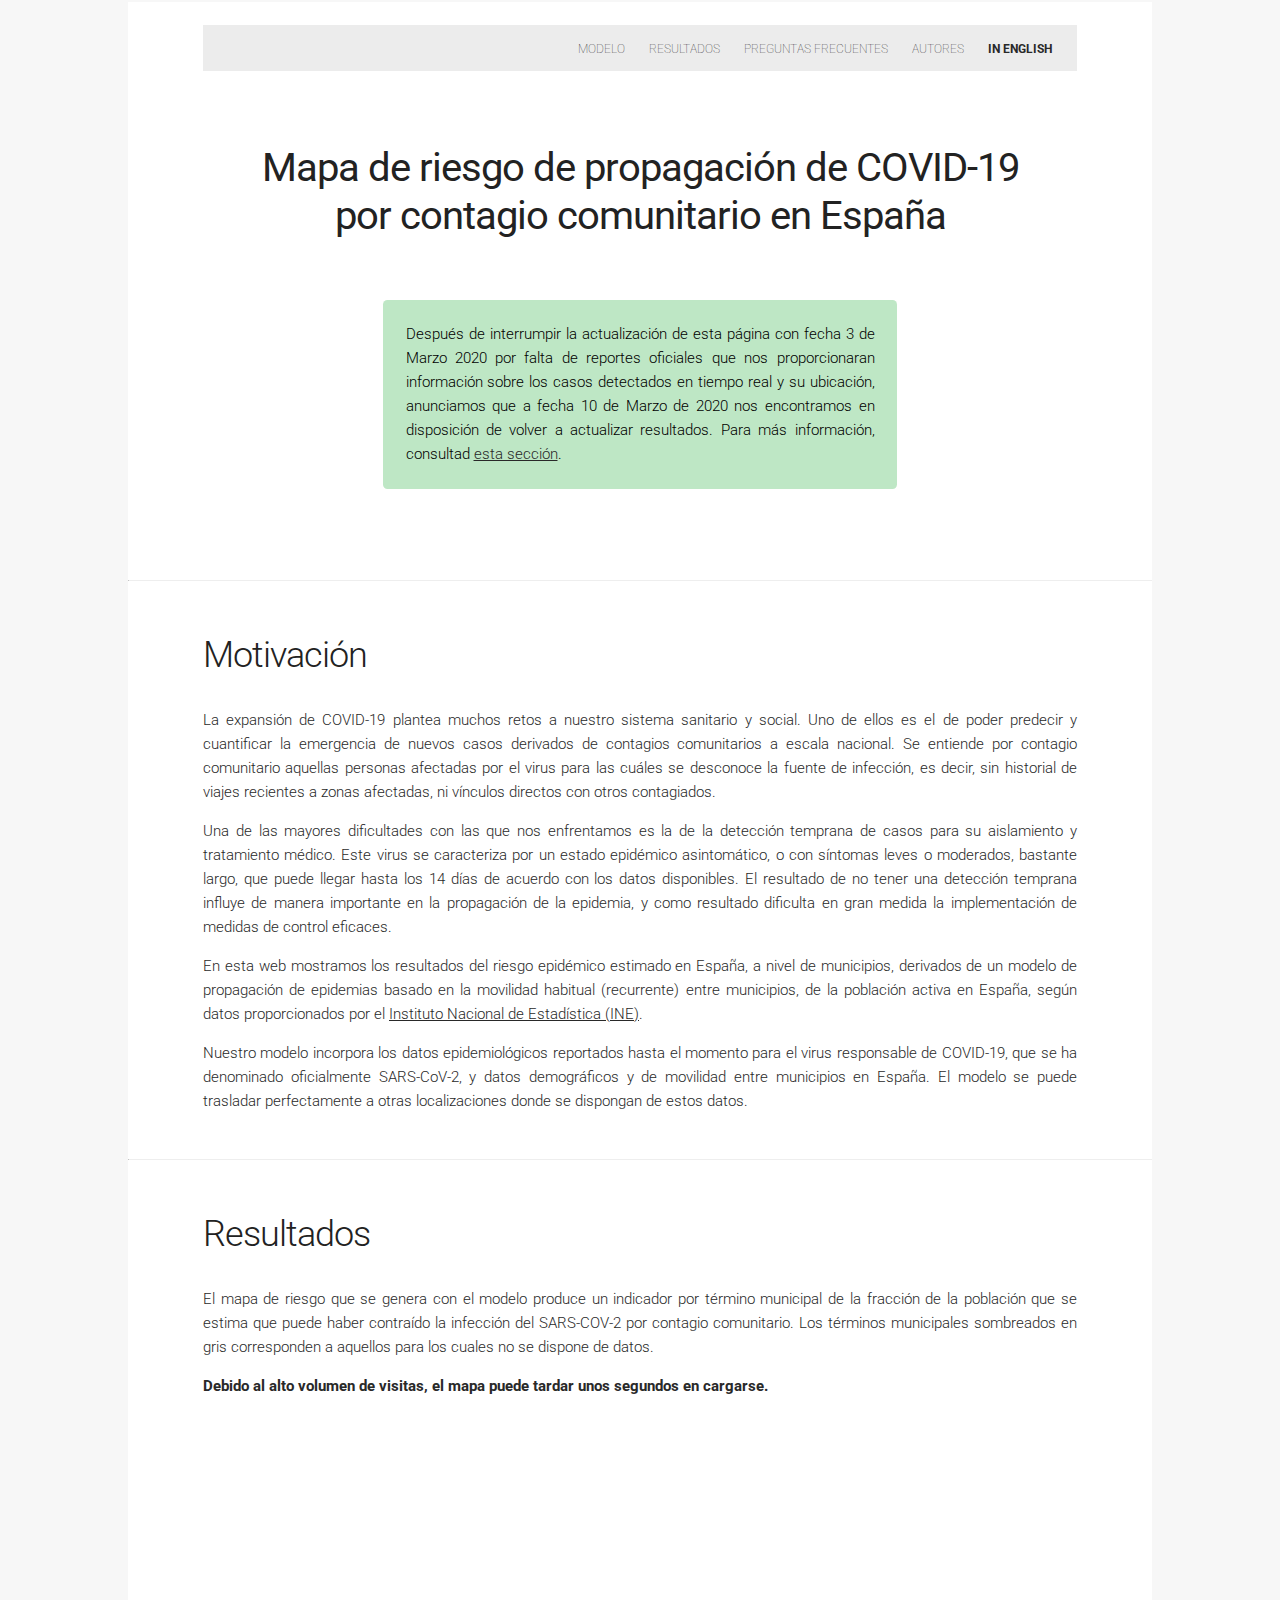
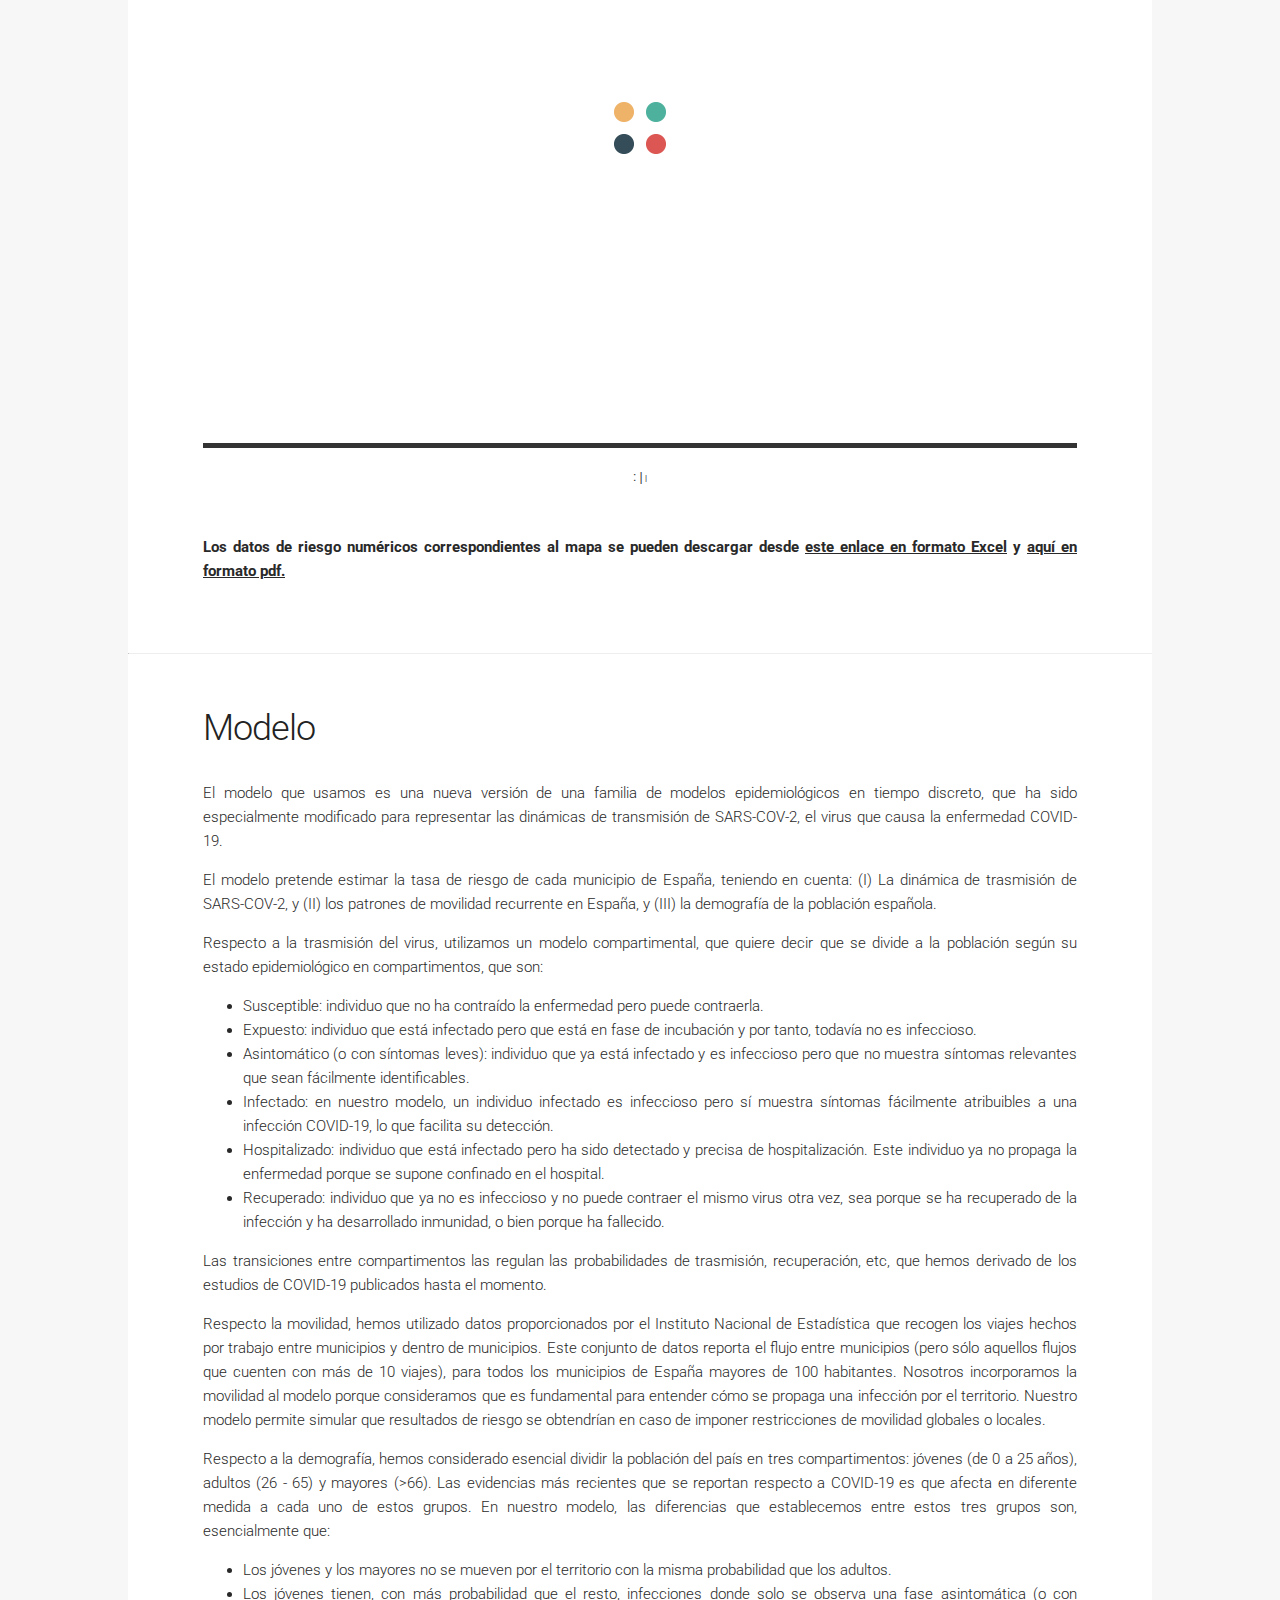
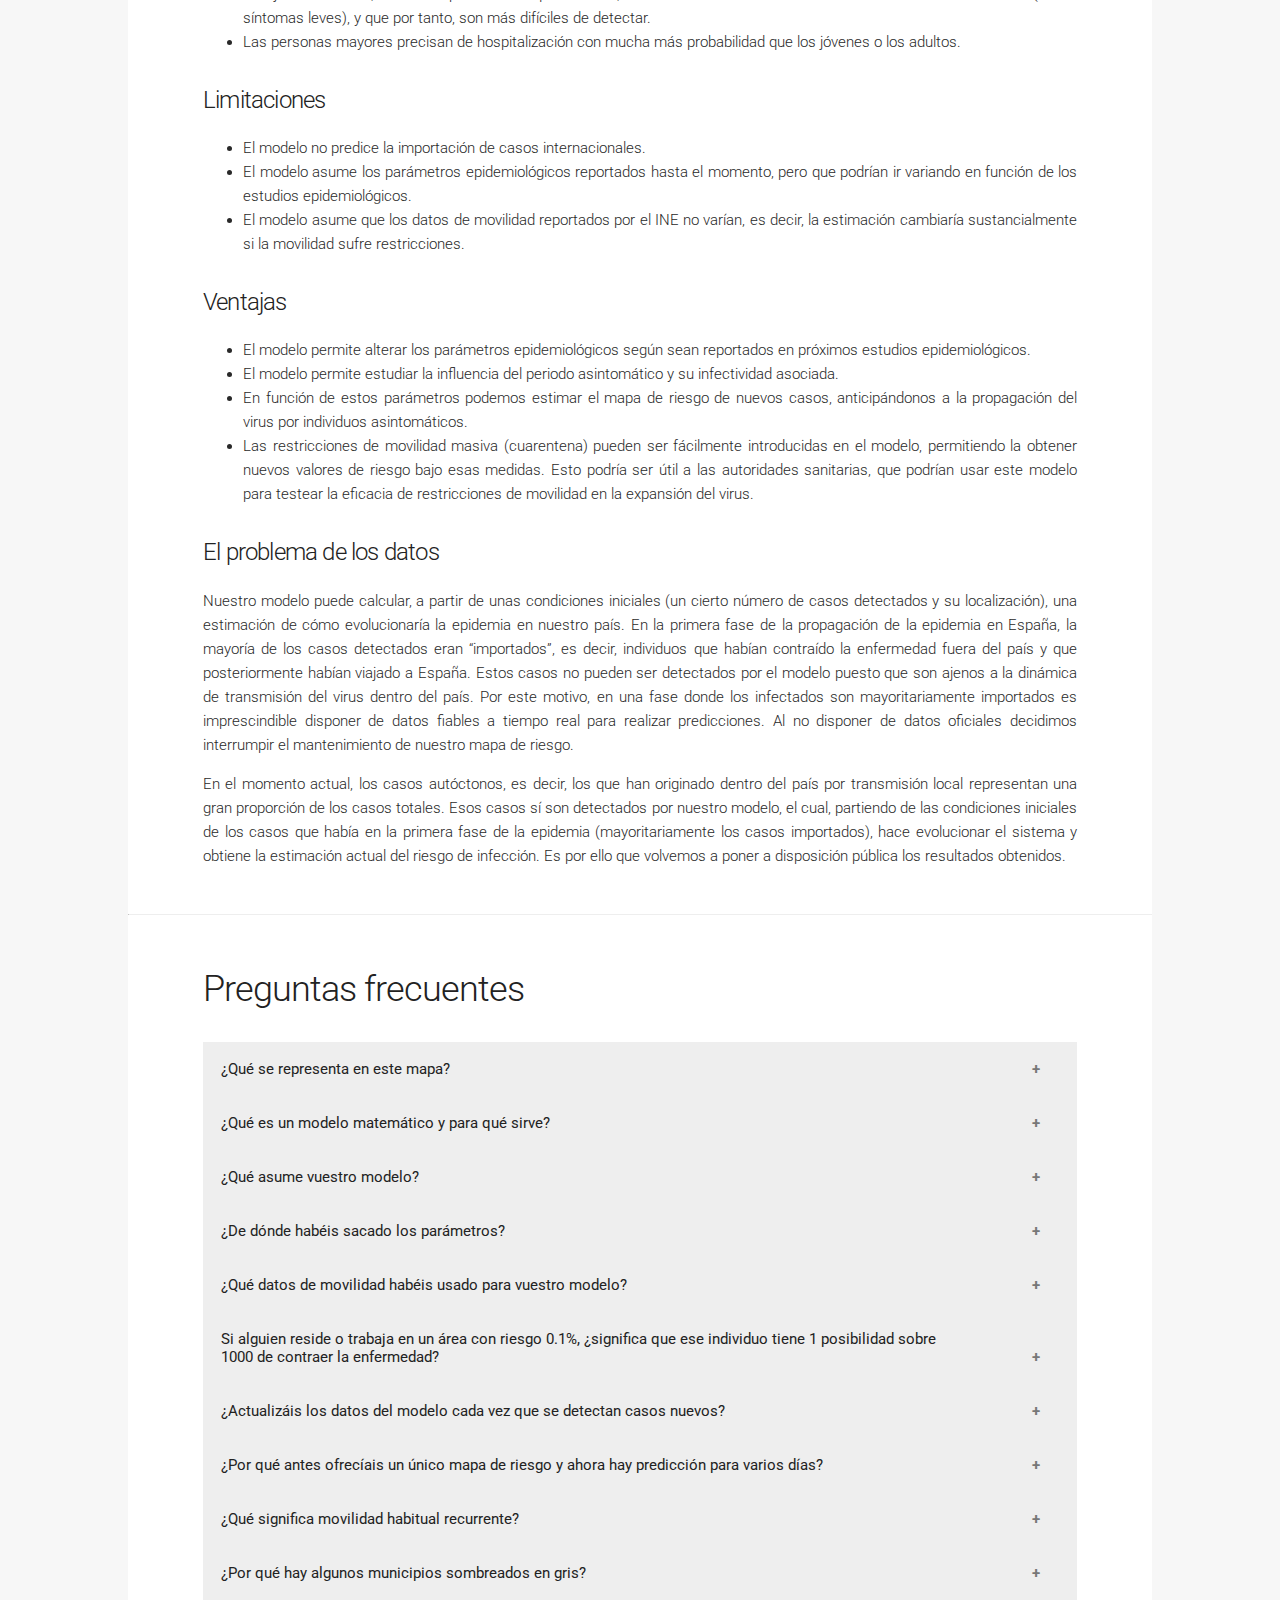
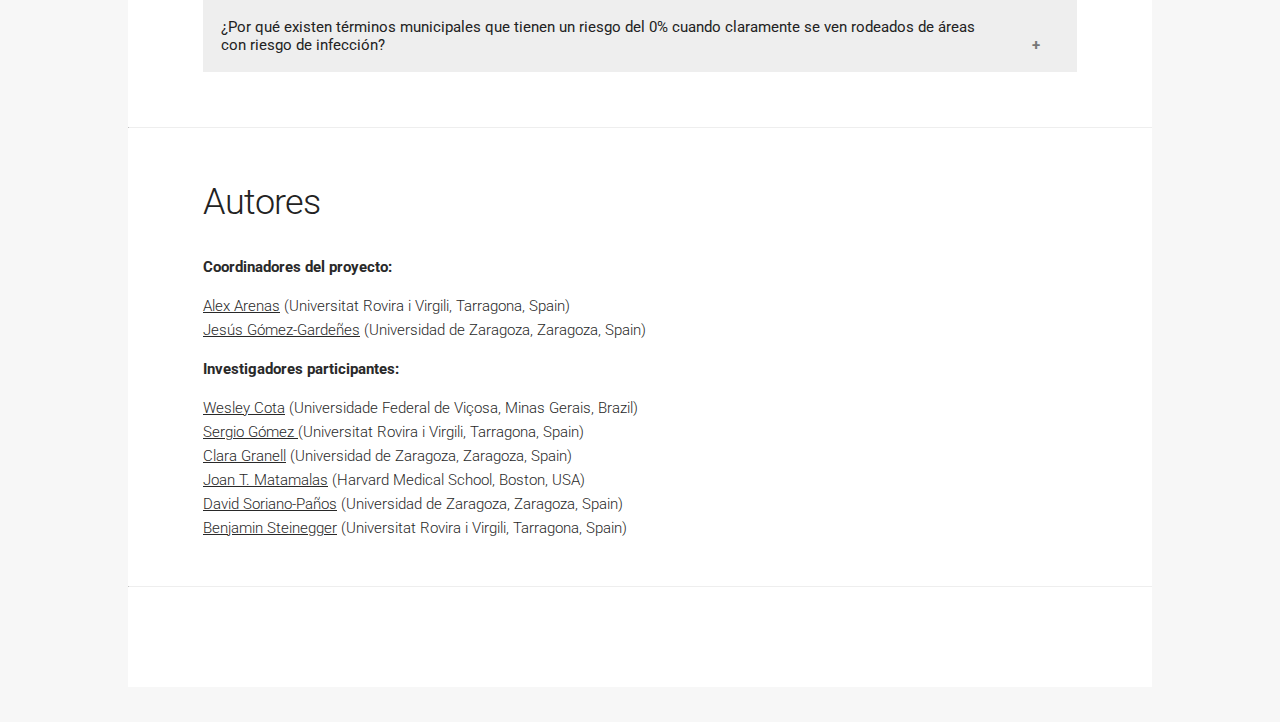
<file: covid19es/index.htm>
<!DOCTYPE html>
<html lang="es">
<head>
    <meta http-equiv="Refresh" content="0; url=spain/es/index.html" />
    <meta charset="UTF-8">
    <meta name="viewport" content="width=device-width, initial-scale=1.0">
    <meta http-equiv="X-UA-Compatible" content="ie=edge">
    <title>Estimación de riesgo COVID-19</title>
    <meta name="description" content="Mapa de Riesgo COVID-19.">
    <link rel="stylesheet" href="main.css">
    <link href="https://fonts.googleapis.com/css?family=Roboto:300,400,700&display=swap" rel="stylesheet">
</head>
<body>

    <div class="container">
        <header>
           
        </header>

        <main>
            <p>If redirection does not work, please go to this link: <a href="spain/es/index.html">Risk map for Spain</a>.</p>

        </main>


       <footer>
            <p> </p>
        </footer>

    </div>

</body>
</html>
</file>
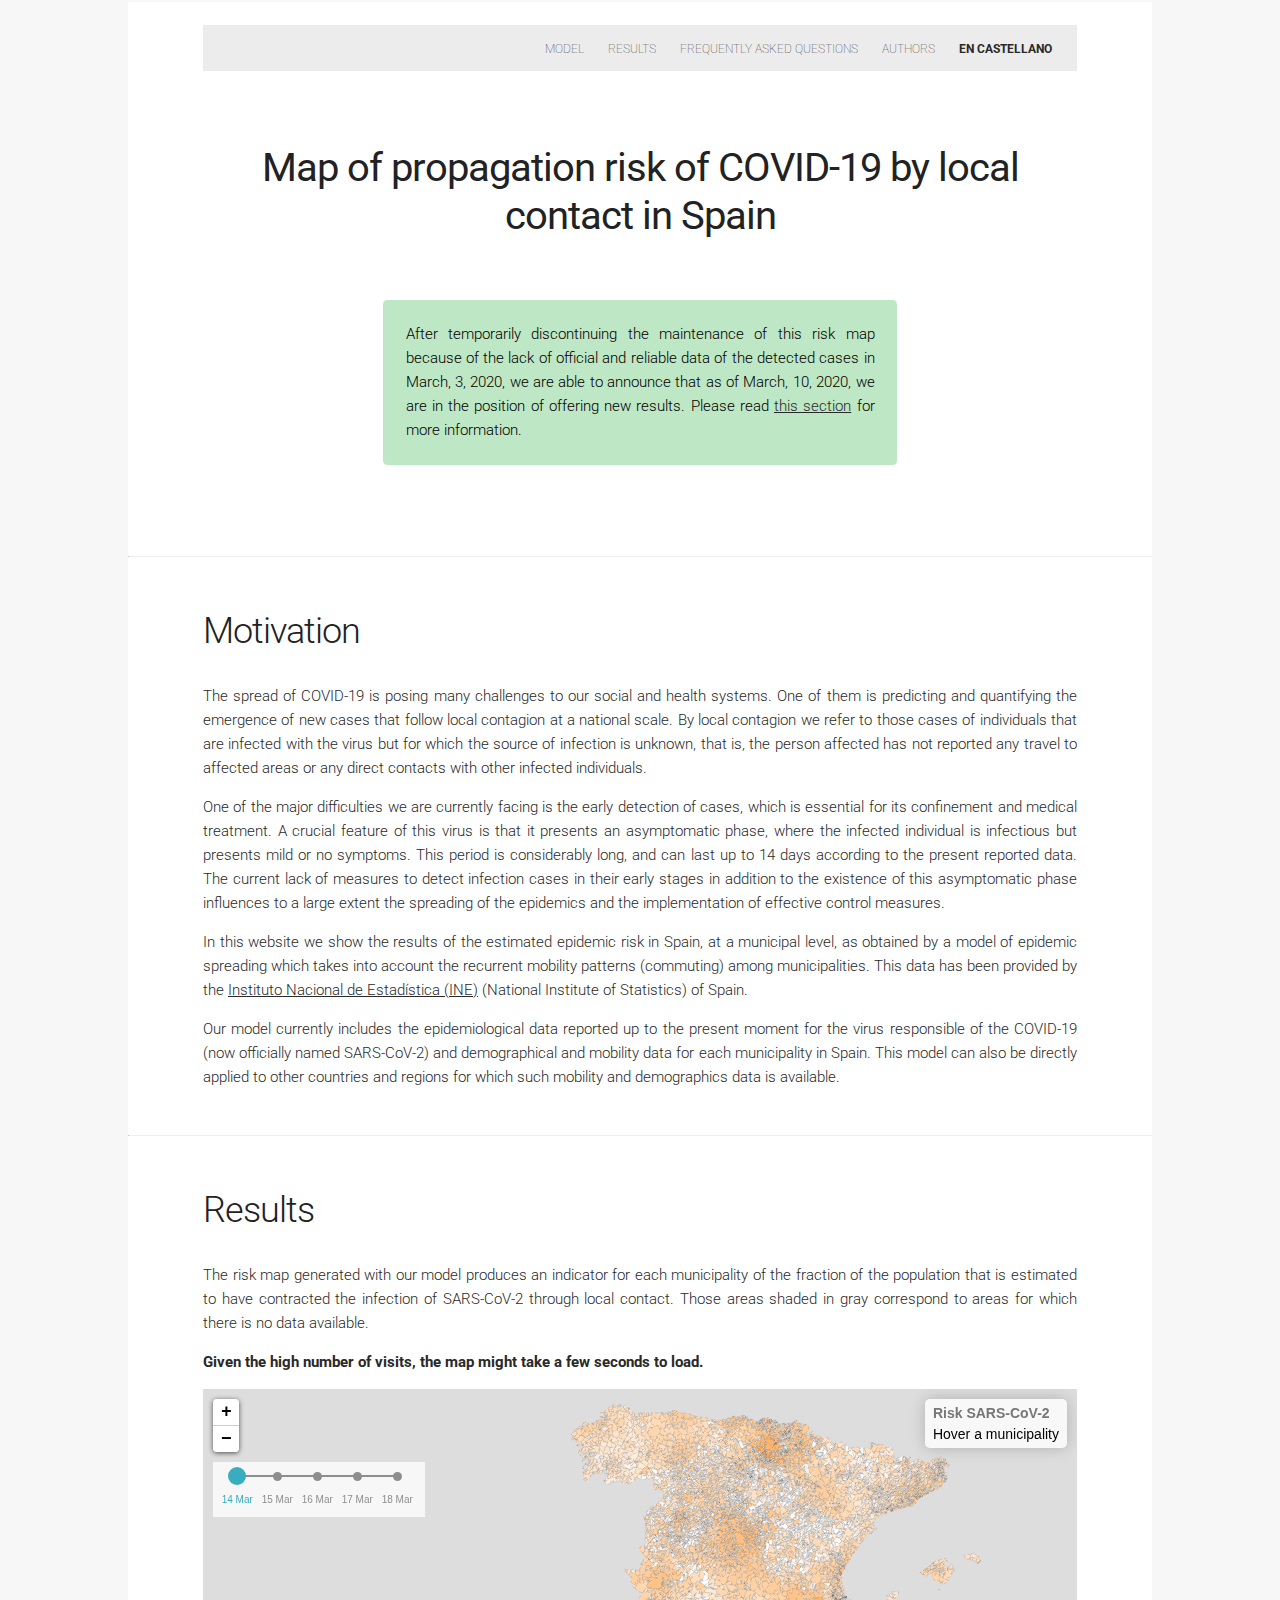
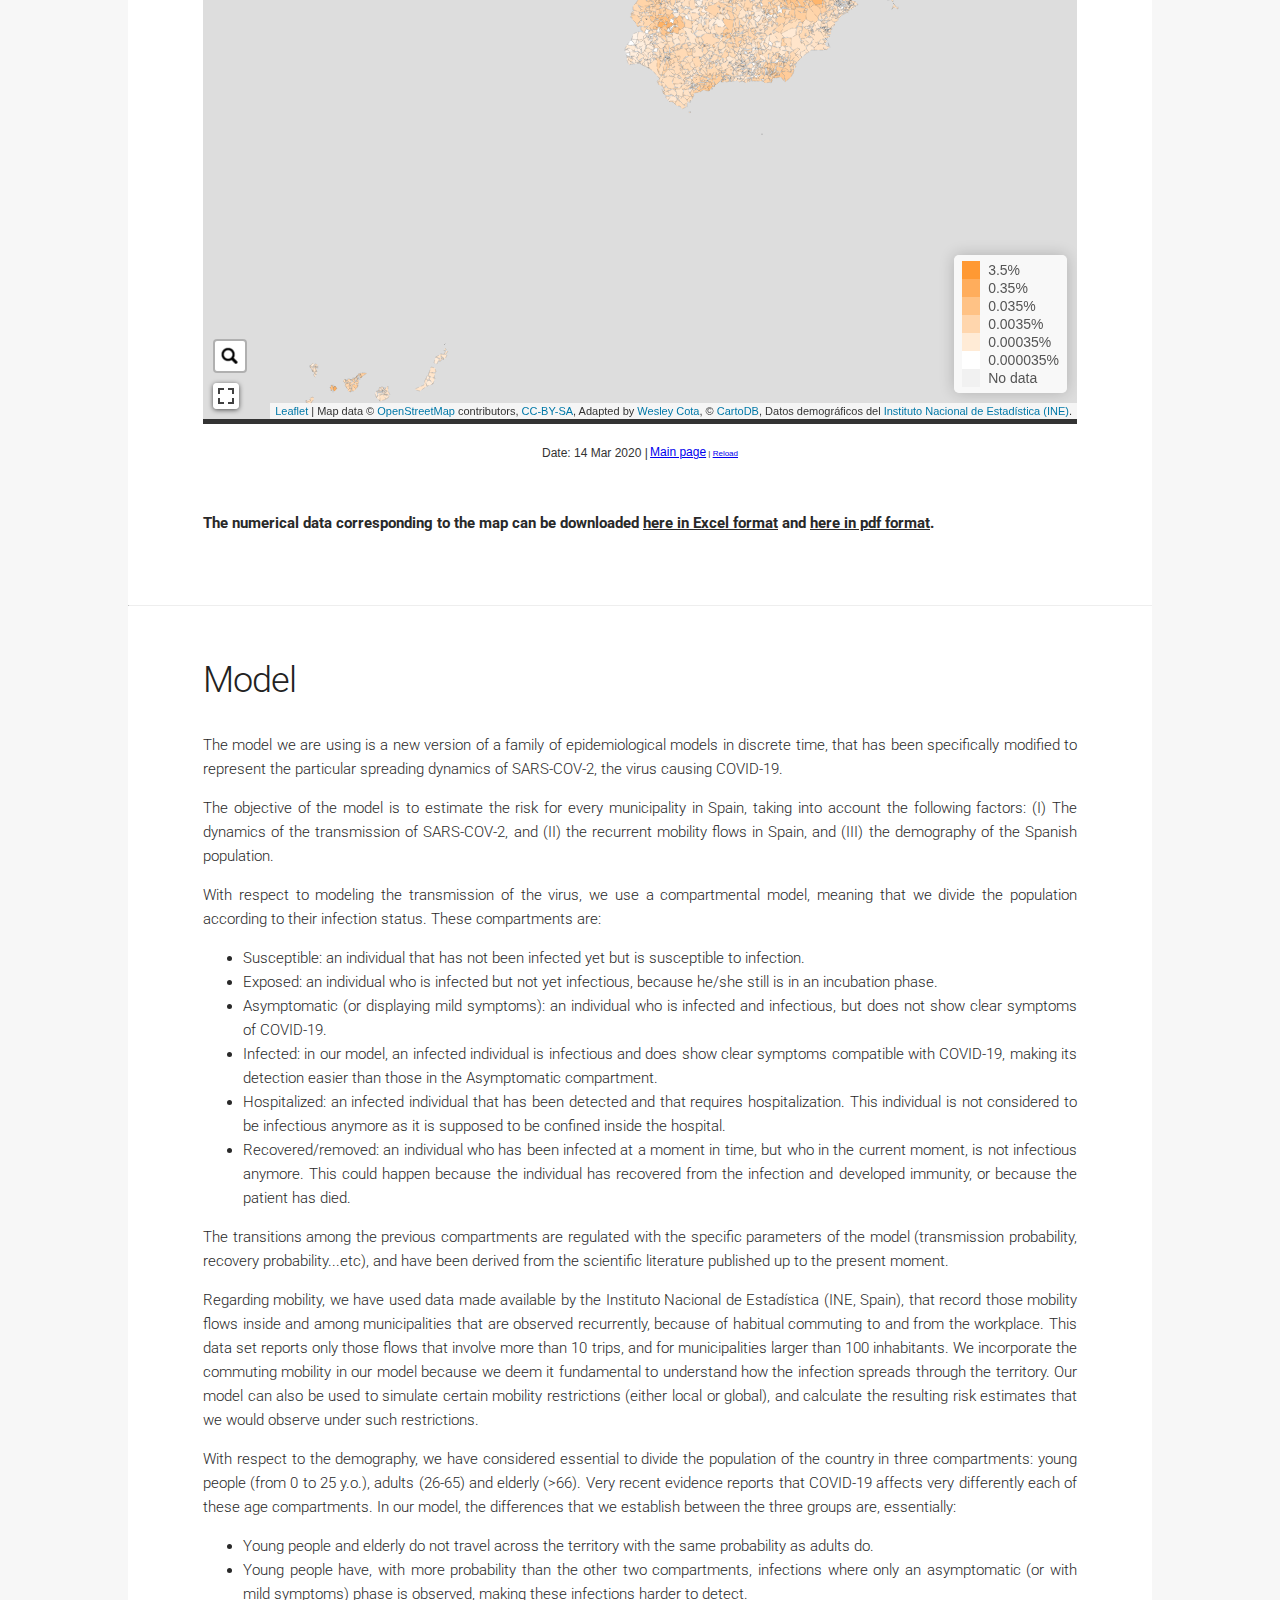
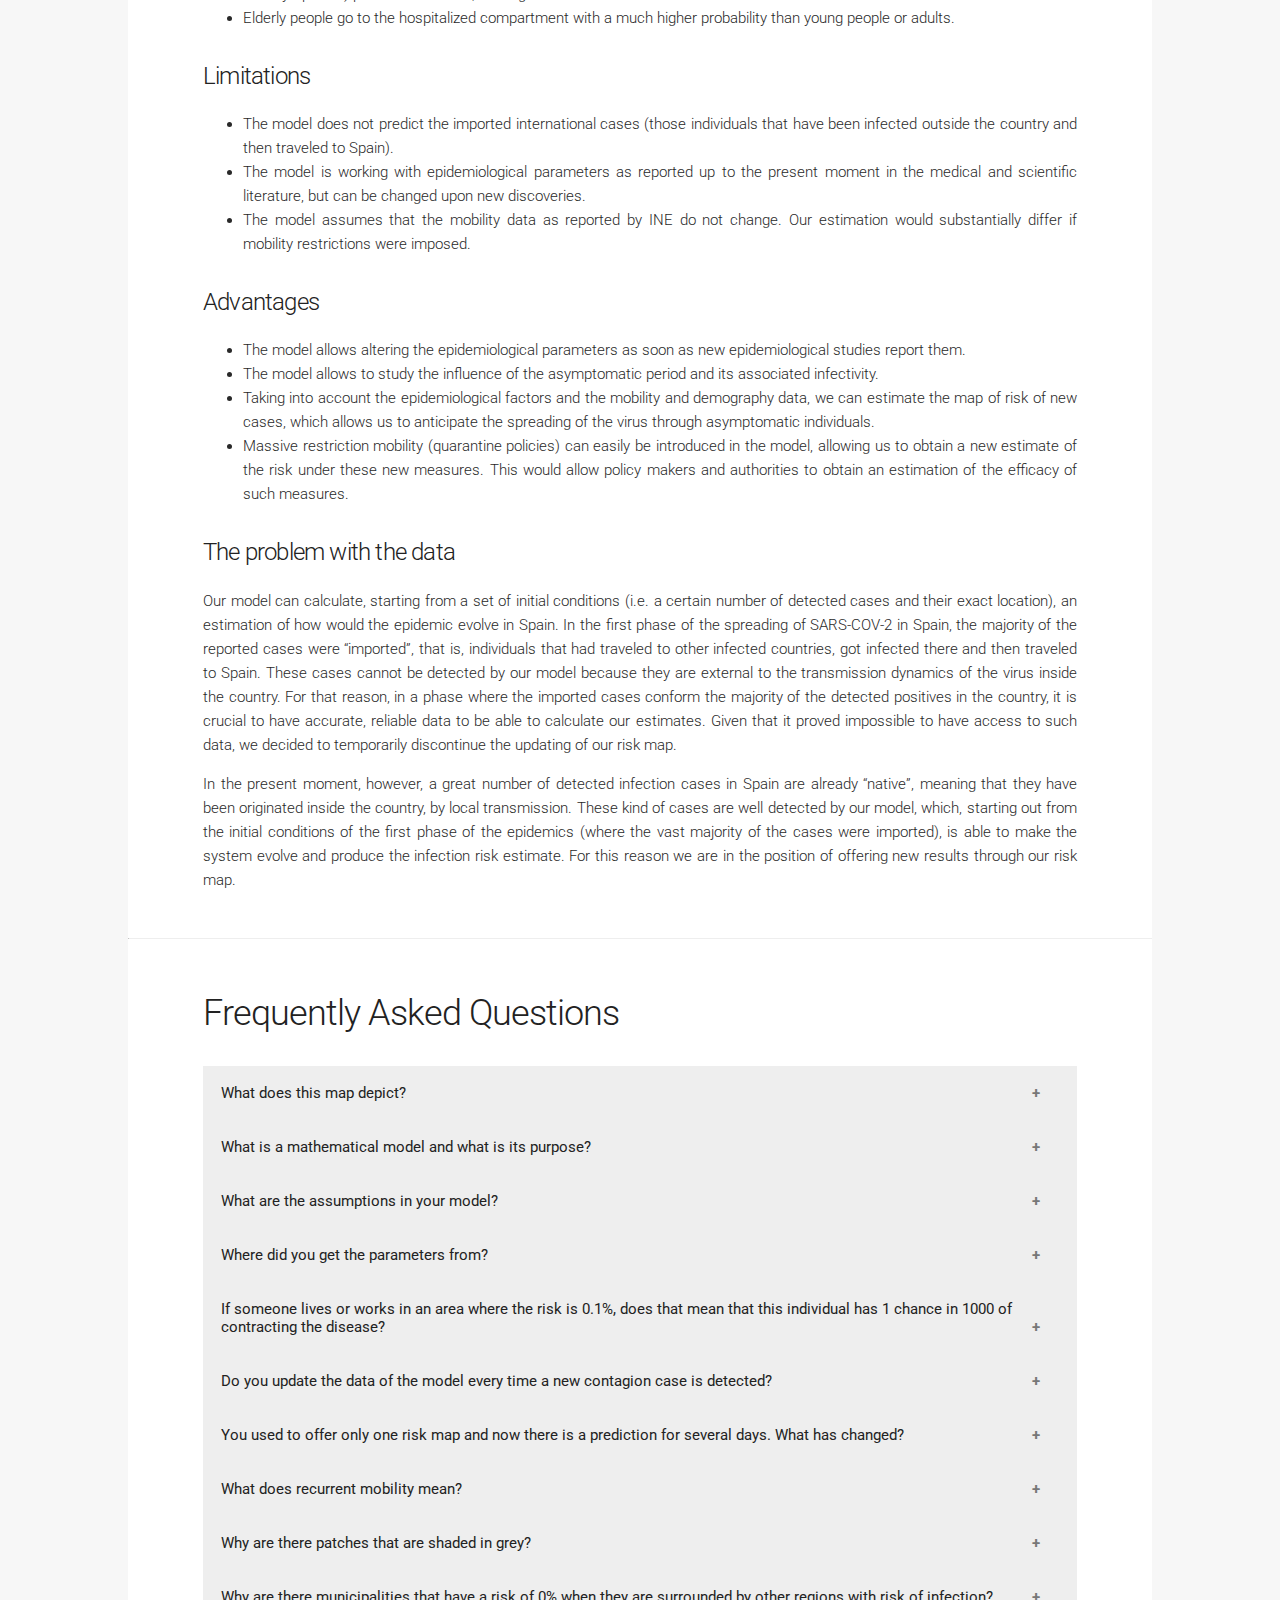
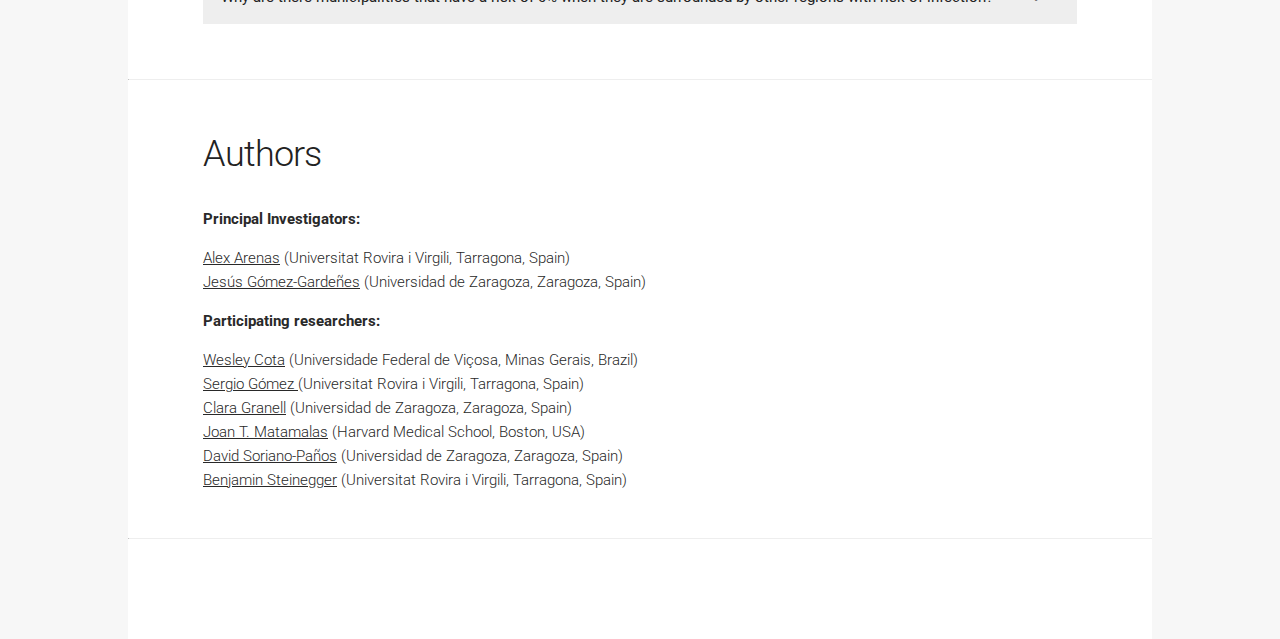
<file: covid19es/spain/en/index.html>
<!DOCTYPE html>
<html lang="en">
<head>
    <!-- Global site tag (gtag.js) - Google Analytics -->
    <script async src="https://www.googletagmanager.com/gtag/js?id=UA-159377200-1"></script>
    <script>
        window.dataLayer = window.dataLayer || [];
        function gtag(){dataLayer.push(arguments);}
        gtag('js', new Date());
        gtag('config', 'UA-159377200-1');
    </script>    
    <meta charset="UTF-8">
    <meta name="viewport" content="width=device-width, initial-scale=1.0">
    <meta http-equiv="X-UA-Compatible" content="ie=edge">
    <title>Risk map of COVID-19 - Spain</title>
    <meta name="description" content="Risk map COVID-19 - Spain.">
    <link rel="stylesheet" href="../../main_v4.css">
    <link href="https://fonts.googleapis.com/css?family=Roboto:300,400,700&display=swap" rel="stylesheet">
</head>
<body>

    <div class="container">
        <header>
            <nav>
                <a href="#modelo">MODEL</a>
                <a href="#resultados">RESULTS</a>
                <a href="#FAQsection">FREQUENTLY ASKED QUESTIONS</a>
                <a href="#autores">AUTHORS</a>
                <a id="eng" href="../es/index.html">EN CASTELLANO</a>
            </nav>
        </header>

    

        <main>
           <h1>Map of propagation risk of COVID-19 by local contact in Spain</h1>

           <div class="message green">
               <!--Given the lack of official data disclosure informing in a trustworthy and timely manner of the new detected cases and their locations, we regret to inform that we must temporarily discontinue the updates of this map as of March, 3, 2020. <br><br>
               Our team will keep on working to be able to offer new analyses soon. <br>
               <div class="firma">- The researchers</div>-->
               After temporarily discontinuing the maintenance of this risk map because of the lack of official and reliable data of the detected cases in March, 3, 2020, we are able to announce that as of March, 10, 2020, we are in the position of offering new results. Please read <a href="#losdatos">this section</a> for more information. 
            </div>

            <!------------------ MOTIVATION ---------------------------------->

            <br>
            <hr class="barrita">
            <br>
            <h2>Motivation</h2>
            <p>
               The spread of COVID-19 is posing many challenges to our social and health systems. One of them is predicting and quantifying the emergence of new cases that follow local contagion at a national scale. By local contagion we refer to those cases of individuals that are infected with the virus but for which the source of infection is unknown, that is, the person affected has not reported any travel to affected areas or any direct contacts with other infected individuals. 
            </p>

            <p>
                One of the major difficulties we are currently facing is the early detection of cases, which is essential for its confinement and medical treatment. A crucial feature of this virus is that it presents an asymptomatic phase, where the infected individual is infectious but presents mild or no symptoms. This period is considerably long, and can last up to 14 days according to the present reported data. The current lack of measures to detect infection cases in their early stages in addition to the existence of this asymptomatic phase influences to a large extent the spreading of the epidemics and the implementation of effective control measures.
            </p>

            <p>
                In this website we show the results of the estimated epidemic risk in Spain, at a municipal level, as obtained by a model of epidemic spreading which takes into account the recurrent mobility patterns (commuting) among municipalities. This data has been provided by the <a target="_blank" href="https://www.ine.es/"> Instituto Nacional de Estadística (INE)</a> (National Institute of Statistics) of Spain.
            </p>

            <p>
                Our model currently includes the epidemiological data reported up to the present moment for the virus responsible of the COVID-19 (now officially named SARS-CoV-2) and demographical and mobility data for each municipality in Spain. This model can also be directly applied to other countries and regions for which such mobility and demographics data is available.
            </p>

            <!------------------ RESULTS ---------------------------------->
            <br>
            <hr class="barrita" id="resultados">
            <br>
            <h2>Results</h2>

            <p>
                The risk map generated with our model produces an indicator for each municipality of the fraction of the population that is estimated to have contracted the infection of SARS-CoV-2 through local contact. Those areas shaded in gray correspond to areas for which there is no data available. 
            </p>

            <p class="stressed">
                Given the high number of visits, the map might take a few seconds to load. 
            </p>
            
            <!-- MAP -->
            <iframe src="../../map/?lang=en" id="map" frameborder="0" allowfullscreen></iframe>

            <p class="stressed">
                The numerical data corresponding to the map can be downloaded <a href="../resources/Risk_Municipio_2020_03_14-18.xlsx" target="_blank">here in Excel format</a> and <a href="../resources/Risk_Municipio_2020_03_14-18.pdf" target="_blank">here in pdf format</a>.
            </p><br>

            <!------------------ MODEL ---------------------------------->
            <br>
            <hr class="barrita" id="modelo">
            <br>
            <h2>Model</h2>
            <p>
                The model we are using is a new version of a family of epidemiological models in discrete time, that has been specifically modified to represent the particular spreading dynamics of SARS-COV-2, the virus causing COVID-19.
            </p>

            <p>
                The objective of the model is to estimate the risk for every municipality in Spain, taking into account the following factors: (I) The dynamics of the transmission of SARS-COV-2, and (II) the recurrent mobility flows in Spain, and (III) the demography of the Spanish population.
            </p>

            <p>
                With respect to modeling the transmission of the virus, we use a compartmental model, meaning that we divide the population according to their infection status. These compartments are:
                <ul>
                    <li>Susceptible: an individual that has not been infected yet but is susceptible to infection.</li>
                    <li>Exposed: an individual who is infected but not yet infectious, because he/she still is in an incubation phase.</li>
                    <li>Asymptomatic (or displaying mild symptoms): an individual who is infected and infectious, but does not show clear symptoms of COVID-19.</li>
                    <li>Infected: in our model, an infected individual is infectious and does show clear symptoms compatible with COVID-19, making its detection easier than those in the Asymptomatic compartment.</li>
                    <li>Hospitalized: an infected individual that has been detected and that requires hospitalization. This individual is not considered to be infectious anymore as it is supposed to be confined inside the hospital.</li>
                    <li>Recovered/removed: an individual who has been infected at a moment in time, but who in the current moment, is not infectious anymore. This could happen because the individual has recovered from the infection and developed immunity, or because the patient has died.</li>
                </ul>
            </p>
           
            <p>
                The transitions among the previous compartments are regulated with the specific parameters of the model (transmission probability, recovery probability...etc), and have been derived from the scientific literature published up to the present moment. 
            </p>
                
            <p>
                Regarding mobility, we have used data made available by the Instituto Nacional de Estadística (INE, Spain), that record those mobility flows inside and among municipalities that are observed recurrently, because of habitual commuting to and from the workplace. This data set reports only those flows that involve more than 10 trips, and for municipalities larger than 100 inhabitants. We incorporate the commuting mobility in our model because we deem it fundamental to understand how the infection spreads through the territory. Our model can also be used to simulate certain mobility restrictions (either local or global), and calculate the resulting risk estimates that we would observe under such restrictions. 
            </p>

            <p>
                With respect to the demography, we have considered essential to divide the population of the country in three compartments: young people (from 0 to 25 y.o.), adults (26-65) and elderly (>66). Very recent evidence reports that COVID-19 affects very differently each of these age compartments. In our model, the differences that we establish between the three groups are, essentially:
                <ul>
                    <li>Young people and elderly do not travel across the territory with the same probability as adults do.</li>
                    <li>Young people have, with more probability than the other two compartments, infections where only an asymptomatic (or with mild symptoms) phase is observed, making these infections harder to detect.</li>
                    <li>Elderly people go to the hospitalized compartment with a much higher probability than young people or adults.</li>
                </ul>


            </p>

            <h4>Limitations</h4>
            <p>
                <ul>
                    <li>The model does not predict the imported international cases (those individuals that have been infected outside the country and then traveled to Spain).</li>
                    <li>The model is working with epidemiological parameters as reported up to the present moment in the medical and scientific literature, but can be changed upon new discoveries.</li>
                    <li>The model assumes that the mobility data as reported by INE do not change. Our estimation would substantially differ if mobility restrictions were imposed.</li>
                </ul>
            </p>

            <h4>Advantages</h4>
            <p>
                <ul>
                    <li>The model allows altering the epidemiological parameters as soon as new epidemiological studies report them.</li>
                    <li>The model allows to study the influence of the asymptomatic period and its associated infectivity.</li>
                    <li>Taking into account the epidemiological factors and the mobility and demography data, we can estimate the map of risk of new cases, which allows us to anticipate the spreading of the virus through asymptomatic individuals.</li>
                    <li>Massive restriction mobility (quarantine policies) can easily be introduced in the model, allowing us to obtain a new estimate of the risk under these new measures. This would allow policy makers and authorities to obtain an estimation of the efficacy of such measures.</li>
                </ul>
            </p>

            <h4 id="losdatos" >The problem with the data</h4>
            <p>
                Our model can calculate, starting from a set of initial conditions (i.e. a certain number of detected cases and their exact location), an estimation of how would the epidemic evolve in Spain. In the first phase of the spreading of SARS-COV-2 in Spain, the majority of the reported cases were “imported”, that is, individuals that had traveled to other infected countries, got infected there and then traveled to Spain. These cases cannot be detected by our model because they are external to the transmission dynamics of the virus inside the country. For that reason, in a phase where the imported cases conform the majority of the detected positives in the country, it is crucial to have accurate, reliable data to be able to calculate our estimates. Given that it proved impossible to have access to such data, we decided to temporarily discontinue the updating of our risk map.
            </p>

            <p>
                In the present moment, however, a great number of detected infection cases in Spain are already “native”, meaning that they have been originated inside the country, by local transmission. These kind of cases are well detected by our model, which, starting out from the initial conditions of the first phase of the epidemics (where the vast majority of the cases were imported), is able to make the system evolve and produce the infection risk estimate. For this reason we are in the position of offering new results through our risk map. 
            </p>

            <!------ FAQs ------------------------------------------------------------------>
            <br>
            <hr class="barrita" id="FAQsection">
            <br>
            <h2>Frequently Asked Questions</h2>  


            <button class="accordion">
                What does this map depict?
            </button>
            <div class="panel">
                <p>
                    In this map we plot, for each municipality in Spain, an indicator of the fraction of the population that we estimate might have been infected by COVID-19 by local contact.
                </p>
            </div>

            <button class="accordion">
                What is a mathematical model and what is its purpose?
            </button>
            <div class="panel">
                <p>
                    A mathematical model is a simplified abstraction of reality in the form of mathematical equations. The equations obtained can be used to understand what phenomena would we observe under certain conditions. The most common example of a mathematical model are meteorology models, used for weather forecasting.
                </p>
            </div>

            <button class="accordion">
                What are the assumptions in your model?
            </button>
            <div class="panel">
                <p>
                    Our model is a new version of a family of models already established in the scientific literature, called compartmental epidemiological models. In this particular model, which has been especially designed for the spreading of COVID-19, we assume that an individual might be in a susceptible state, in the exposed state (infected but not yet infectious), in an infectious asymptomatic state, in an infectious and symptomatic state, or in a recovered or removed state. The transitions between the previous compartments are regulated by the specific parameters for this disease. 
                </p>
            </div>

            <button class="accordion">
                Where did you get the parameters from?
            </button>
            <div class="panel">
                <p>
                    The parameters have been obtained from the most recent scientific literature about the epidemiological traits of this new virus causing the disease COVID-19 (now officially termed SARS-CoV-2). The parameters could be modified depending on the results of the ongoing research. 
                </p>
            </div>

            <button class="accordion">
                If someone lives or works in an area where the risk is 0.1%, does that mean that this individual has 1 chance in 1000 of contracting the disease?
            </button>
            <div class="panel">
                <p>
                    No. A risk indicator of a 0.1% in a municipality means that we estimate that 1 of every 1000 individuals of that municipality might be infected (either in a symptomatic or asymptomatic state). The probability of contracting the disease depends on more factors, like for instance, the number of contacts that one individual makes, the infectivity of the disease, etc. The risk of infection of each municipality that we plot on the map could be interpreted as the “potential health state with respect to COVID-19 of that municipality".
                </p>
            </div>

            <button class="accordion">
                Do you update the data of the model every time a new contagion case is detected?
            </button>
            <div class="panel">
                <p>
                    No. That is the process we followed during the first days of infection in Spain, because most of the detected cases were “imported”, and therefore they had to be introduced in the model by hand. At the present moment, the spreading of the epidemic is in another phase, where most of the infection cases are result of local contagion. These local infections are well captured by our model, meaning our model is able to reproduce them. We are now feeding our model with the initial conditions of the first phase of the epidemics (the number of reported cases in that phase), we let the model evolve and we plot the risk estimate prediction for the following days. 
                </p>
            </div>

            <button class="accordion">
                You used to offer only one risk map and now there is a prediction for several days. What has changed?
            </button>
            <div class="panel">
                <p>
                    The key is the fact that the epidemic is now in a different phase. At the very beginning, there were very few reported cases and most of them were imported (i.e. exogenous to our model). In such a scenario, the model was very sensitive to the initial conditions (the number and exact location of the identified contagions). For this reason, it was necessary to update the initial conditions as new cases were reported, and the forecast obtained was only valid at a very short term. Now that the epidemic has evolved into a second phase mostly characterized by local contagions, we can evaluate the model for more timesteps and obtain the risk estimate for several days. 
                </p>
            </div>
 
            <button class="accordion">
                What does recurrent mobility mean?
            </button>
            <div class="panel">
                <p>
                    We are using the mobility data from the Instituto Nacional de Estadística, which accounts for the mobility of the population who works in each municipality. This data reports, principally, the home-to-work mobility and viceversa, although they contain other mobility factors not necessarily work-related. 
                </p>
            </div>
            
            <button class="accordion">
                Why are there patches that are shaded in grey?
            </button>
            <div class="panel">
                <p>
                    This means that there is no available mobility data for that municipality, most likely because its population falls below 100 inhabitants. 
                </p>
            </div>

            <button class="accordion">
                Why are there municipalities that have a risk of 0% when they are surrounded by other regions with risk of infection?
            </button>
            <div class="panel">
                <p>
                    The mobility data that is at our disposal only reports those flows of daily recurrent mobility that comprise more than 10 individuals. In the case of areas where there is a 0% risk reported even if they are surrounded by areas with positive risk, what happens is that the ingoing and outgoing flows to and from that region are not reported, and to all effects, it behaves like an isolated area. 
                </p>
            </div>

            <script src="../../accordion.js"></script>

            <br>
            

             <!------------------ AUTORES ---------------------------------->
             <br>
             <hr class="barrita" id="autores">
             <br>
             <h2 id="FAQsection">Authors</h2>   
 
 
             <p class="stressed">Principal Investigators:</p>
             <p>
                 <a target="_blank" href="http://deim.urv.cat/alexandre.arenas">Alex Arenas</a> (Universitat Rovira i Virgili, Tarragona, Spain)<br>
                 <a target="_blank" href="http://complex.unizar.es/~jesus/">Jesús Gómez-Gardeñes</a> (Universidad de Zaragoza, Zaragoza, Spain)<br>
             </p>
             <p class="stressed">Participating researchers:</p>
             <p>
                 <a target="_blank" href="http://wesleycota.com"> Wesley Cota</a> (Universidade Federal de Viçosa, Minas Gerais, Brazil)<br>
                 <a target="_blank" href="http://deim.urv.cat/~sergio.gomez/"> Sergio Gómez </a> (Universitat Rovira i Virgili, Tarragona, Spain)<br>
                 <a target="_blank" href="http://deim.urv.cat/~clara.granell/">Clara Granell</a> (Universidad de Zaragoza, Zaragoza, Spain) <br>
                 <a target="_blank" href="https://www.linkedin.com/in/jtmatamalas"> Joan T. Matamalas</a> (Harvard Medical School, Boston, USA) <br>
                 <a target="_blank" href="https://twitter.com/sorianopanos">David Soriano-Paños</a> (Universidad de Zaragoza, Zaragoza, Spain)<br>
                 <a target="_blank" href="https://twitter.com/stinomat">Benjamin Steinegger</a>  (Universitat Rovira i Virgili, Tarragona, Spain)<br>
             </p>
 
             <br>
             <hr class="barrita">
             <br>



        </main>


       <footer>
            <p> </p>
        </footer>

    </div>

</body>
</html>
</file>
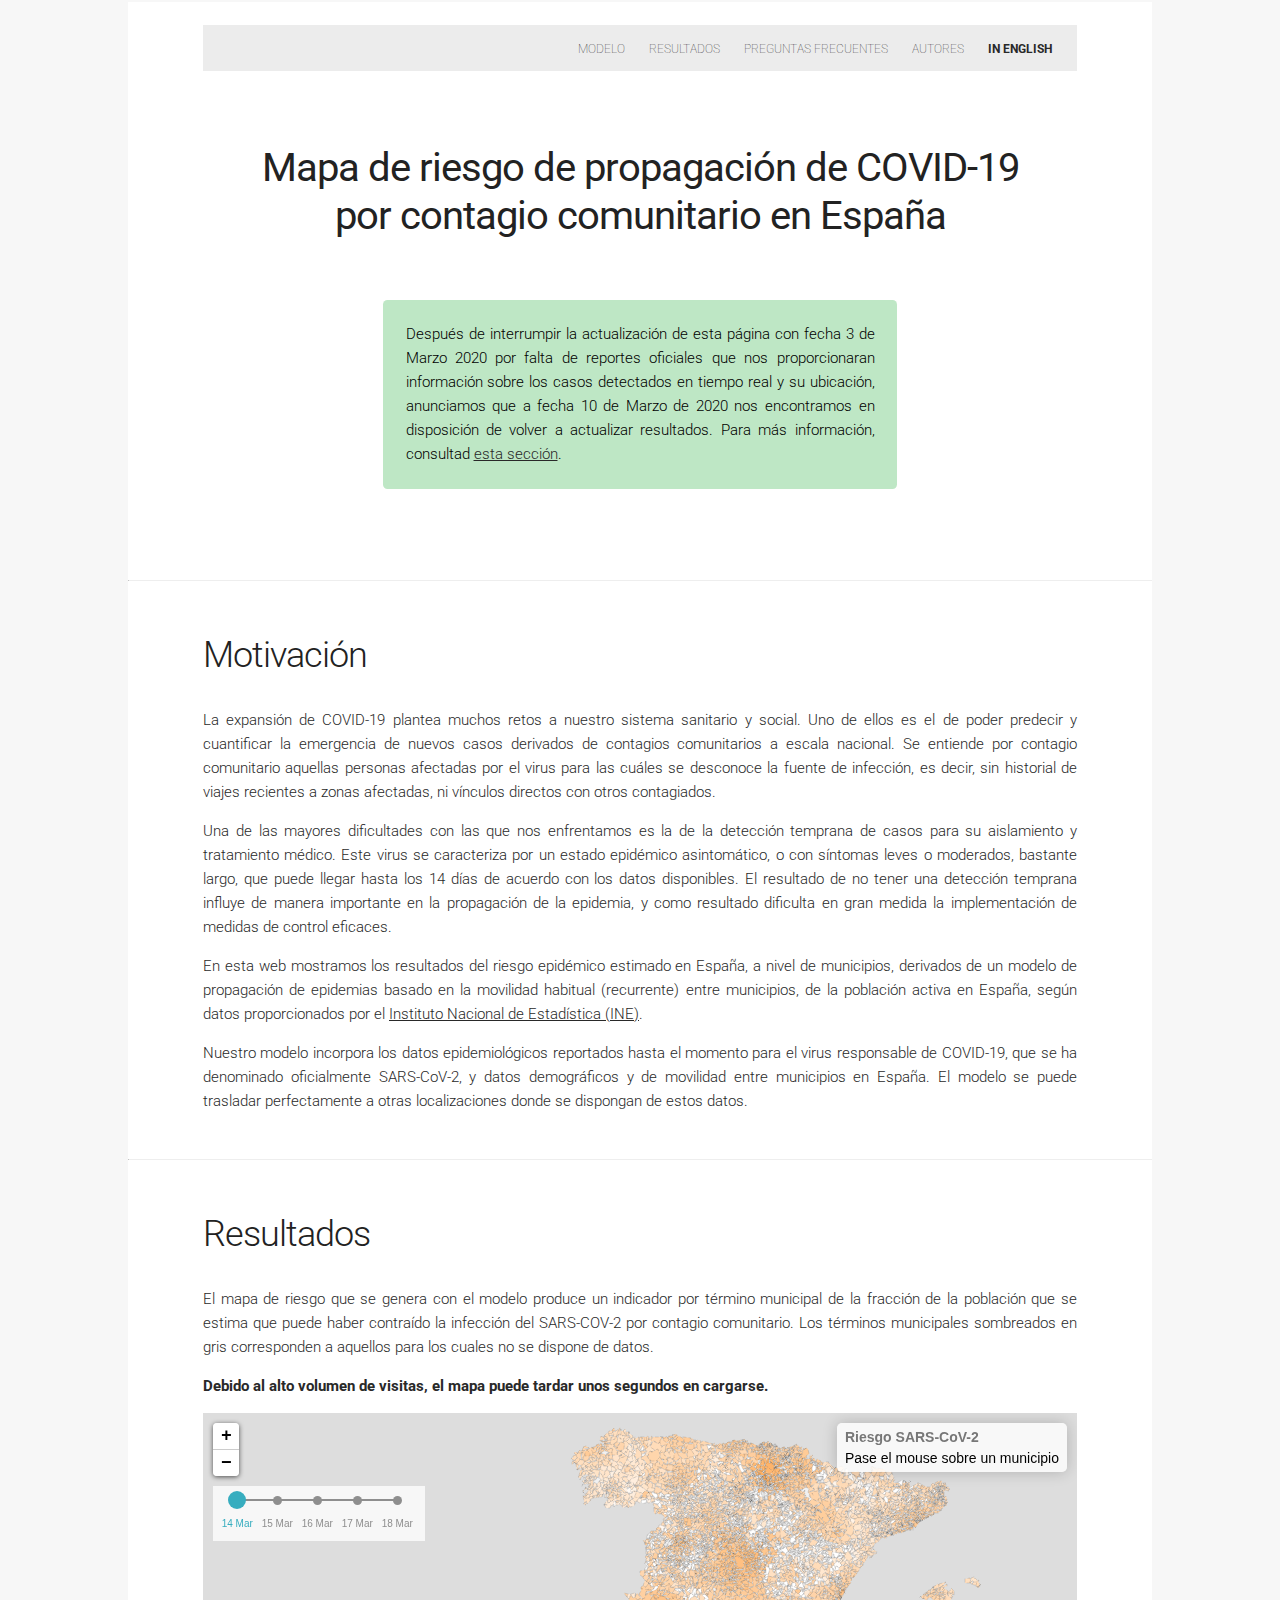
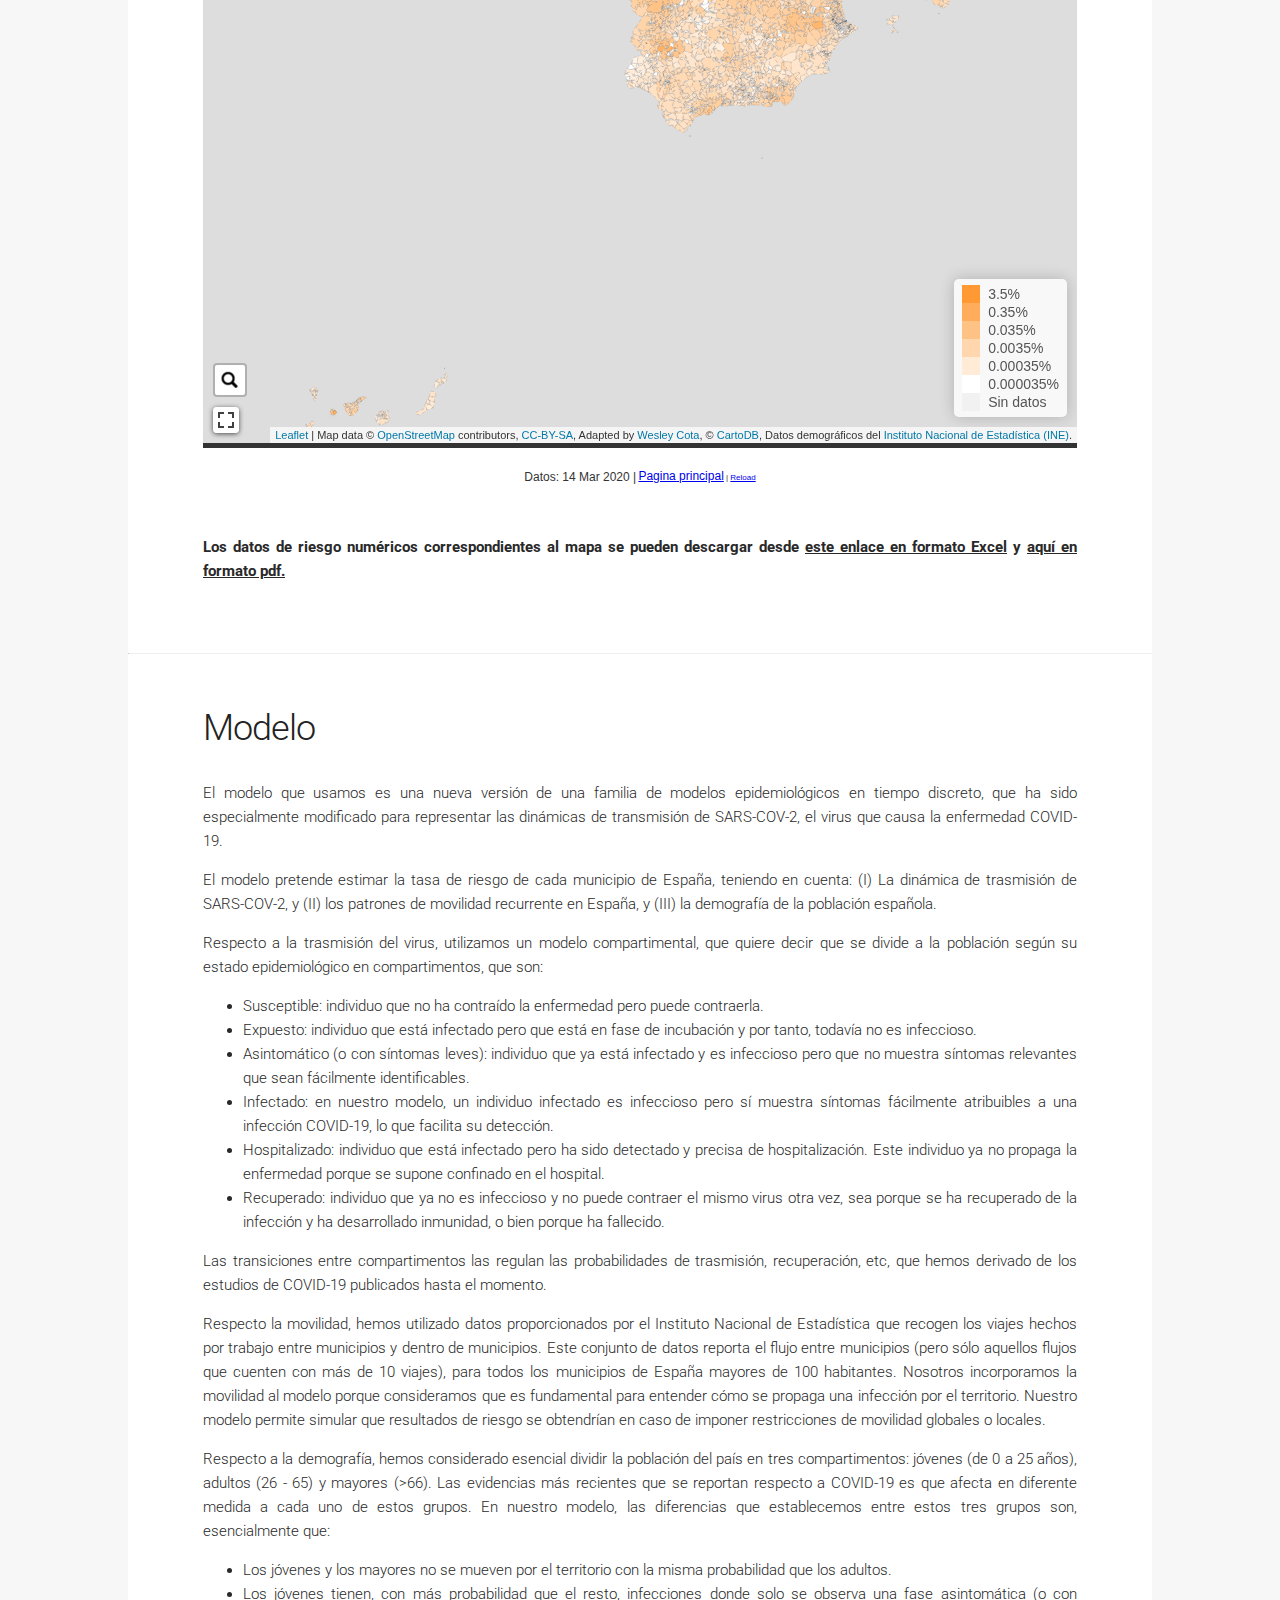
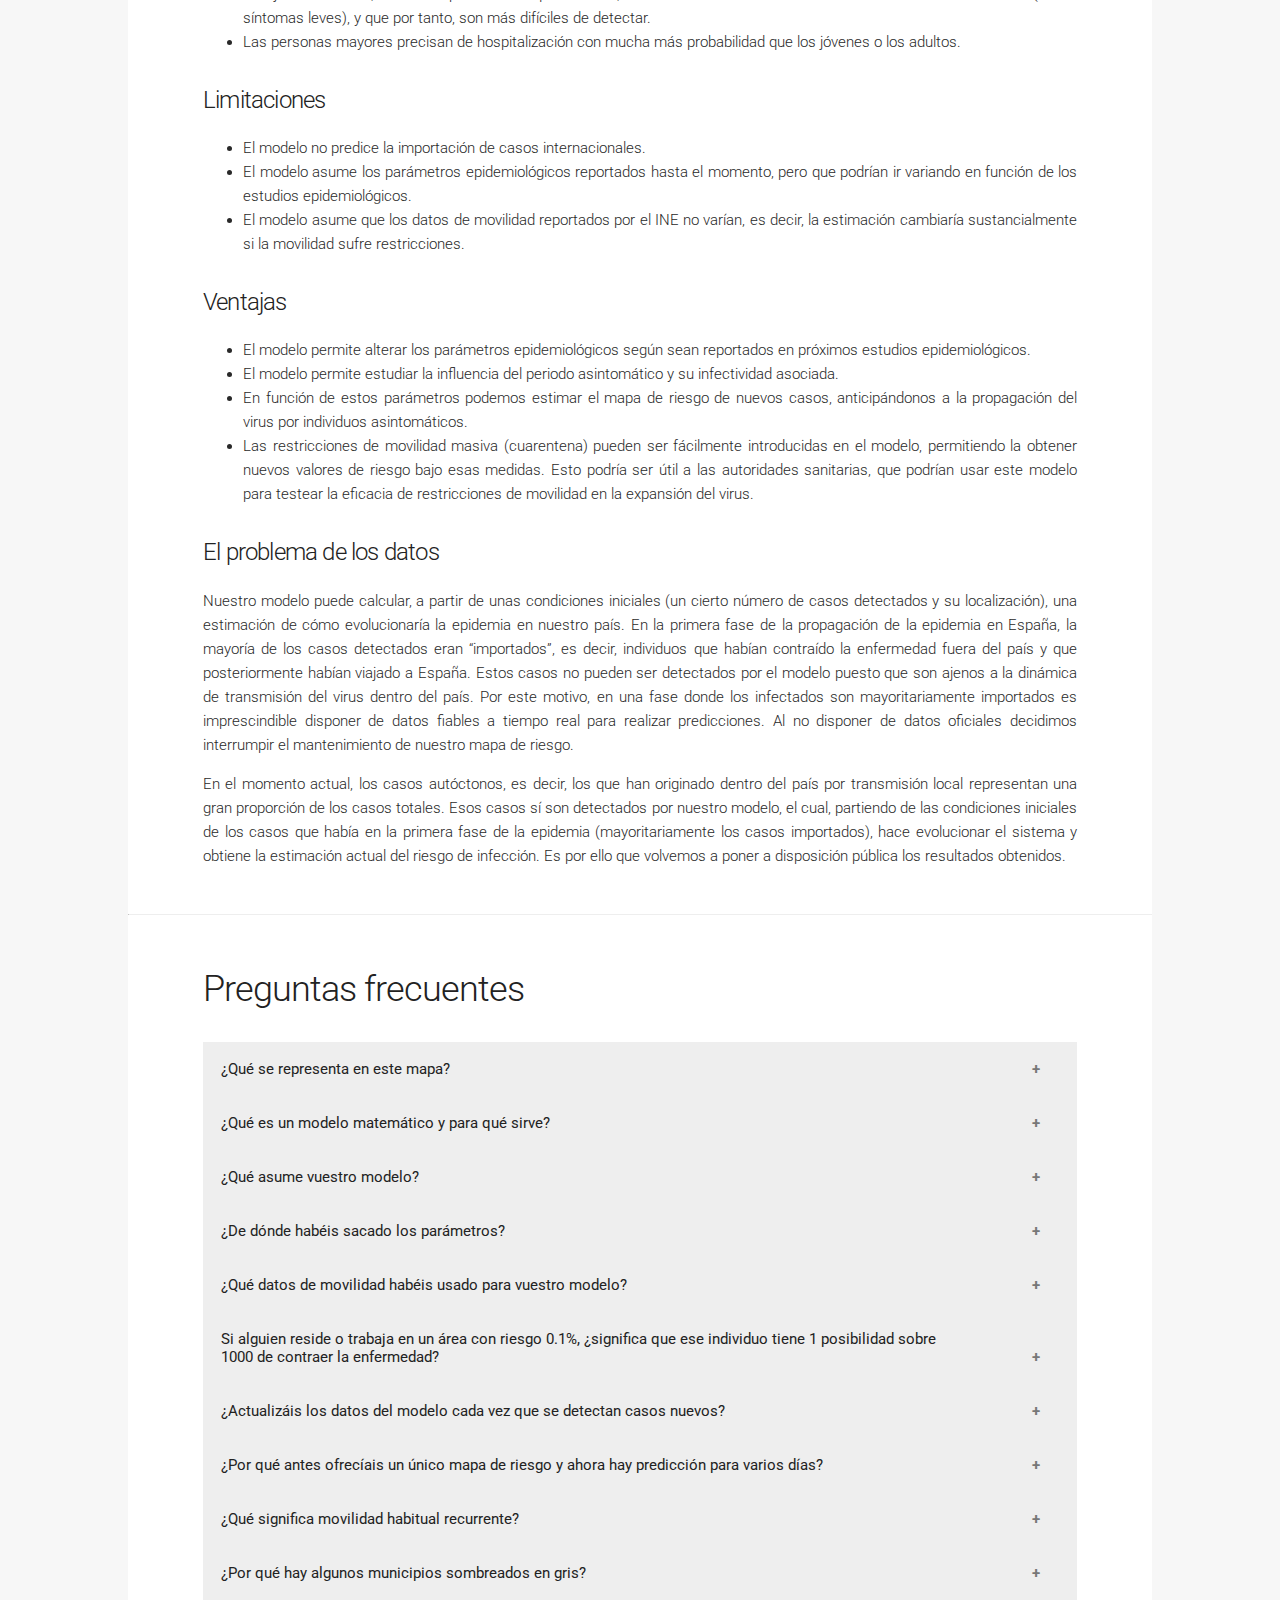
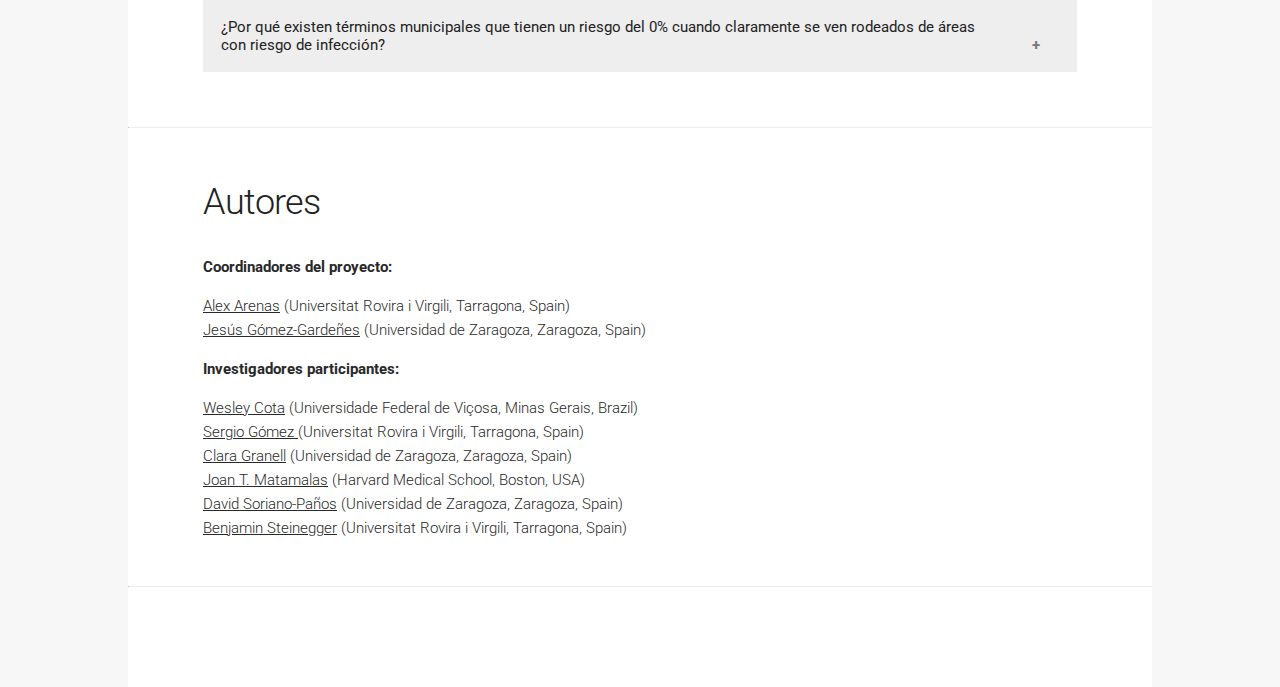
<file: covid19es/spain/es/index.html>
<!DOCTYPE html>
<html lang="es">
<head>
    <!-- Global site tag (gtag.js) - Google Analytics -->
    <script async src="https://www.googletagmanager.com/gtag/js?id=UA-159377200-1"></script>
    <script>
        window.dataLayer = window.dataLayer || [];
        function gtag(){dataLayer.push(arguments);}
        gtag('js', new Date());
        gtag('config', 'UA-159377200-1');
    </script>
    <meta charset="UTF-8">
    <meta name="viewport" content="width=device-width, initial-scale=1.0">
    <meta http-equiv="X-UA-Compatible" content="ie=edge">
    <title>Mapa de riesgo COVID-19</title>
    <meta name="description" content="Mapa de Riesgo COVID-19 - España.">
    <link rel="stylesheet" href="../../main_v4.css">
    <link href="https://fonts.googleapis.com/css?family=Roboto:300,400,700|Raleway:300,400,500&display=swap" rel="stylesheet">

</head>
<body>

    <div class="container">
        <header>
            <!-- <img src="images/logo.png" alt="Logo">-->
            <!--  nav bar -->
            <nav>
                <a href="#modelo">MODELO</a>
                <a href="#resultados">RESULTADOS</a>
                <a href="#FAQsection">PREGUNTAS FRECUENTES</a>
                <a href="#autores">AUTORES</a>
                <a id="eng" href="../en/index.html">IN ENGLISH</a>
                <!--<a href="../../switzerland/en/index.html">MAPA DE RIESGO DE SUIZA</a>-->
            </nav>
        </header>

        <main>
            <h1>Mapa de riesgo de propagación de COVID-19 <br> por contagio comunitario en España</h1>

            <div class="message green">
                <!--A causa de la falta de datos de fuentes oficiales que informen de manera fiable y actualizada de los nuevos casos detectados y su localización, lamentamos comunicar que debemos interrumpir las actualizaciones de este mapa con fecha de última actualización: 3 de Marzo 2020. <br><br>
                Nuestro equipo seguirá trabajando para poder ofrecer nuevos análisis pronto.
                <div class="firma">- El equipo investigador</div>-->
                Después de interrumpir la actualización de esta página con fecha 3 de Marzo 2020 por falta de reportes oficiales que nos proporcionaran información sobre los casos detectados en tiempo real y su ubicación, anunciamos que a fecha 10 de Marzo de 2020 nos encontramos en disposición de volver a actualizar resultados. Para más información, consultad <a href="#losdatos">esta sección</a>. 
            </div>


            <br>
            <hr class="barrita">
            <br>
            <h2>Motivación</h2>
            <p>
                La expansión de COVID-19 plantea muchos retos a nuestro sistema sanitario y social. Uno de ellos es el de poder predecir y cuantificar la emergencia de nuevos casos derivados de contagios comunitarios a escala nacional. Se entiende por contagio comunitario aquellas personas afectadas por el virus para las cuáles se desconoce la fuente de infección, es decir, sin historial de viajes recientes a zonas afectadas, ni vínculos directos con otros contagiados.
            </p>
 
            <p>
                Una de las mayores dificultades con las que nos enfrentamos es la de la detección temprana de casos para su aislamiento y tratamiento médico. Este virus se caracteriza por un estado epidémico asintomático, o con síntomas leves o moderados, bastante largo, que puede llegar hasta los 14 días de acuerdo con los datos disponibles. El resultado de no tener una detección temprana influye de manera importante en la propagación de la epidemia, y como resultado dificulta en gran medida la implementación de medidas de control eficaces.</p>
 
            <p>
                En esta web mostramos los resultados del riesgo epidémico estimado en España, a nivel de municipios, derivados de un modelo de propagación de epidemias basado en la movilidad habitual (recurrente) entre municipios, de la población activa en España, según datos proporcionados por el <a target="_blank"  href="https://www.ine.es/"> Instituto Nacional de Estadística (INE)</a>.</p>
 
            <p>
                Nuestro modelo incorpora los datos epidemiológicos reportados hasta el momento para el virus responsable de COVID-19, que se ha denominado oficialmente SARS-CoV-2, y datos demográficos y de movilidad entre municipios en España. El modelo se puede trasladar perfectamente a otras localizaciones donde se dispongan de estos datos.</p>
 
            <!------------------ RESULTADOS ---------------------------------->

            <br>
            <hr class="barrita" id="resultados">
            <br>
            <h2>Resultados</h2>

            <p>
                El mapa de riesgo que se genera con el modelo produce un indicador por término municipal de la fracción de la población que se estima que puede haber contraído la infección del SARS-COV-2 por contagio comunitario. Los términos municipales sombreados en gris corresponden a aquellos para los cuales no se dispone de datos.
            </p>

            <p class="stressed">Debido al alto volumen de visitas, el mapa puede tardar unos segundos en cargarse.</p>

            <iframe src="../../map/?lang=es" id="map" frameborder="0" allowfullscreen></iframe>


            <p class="stressed">
                Los datos de riesgo numéricos correspondientes al mapa se pueden descargar desde <a href="../resources/Risk_Municipio_2020_03_14-18.xlsx" target="_blank">este enlace en formato Excel</a> y <a href="../resources/Risk_Municipio_2020_03_14-18.pdf" target="_blank">aquí en formato pdf.</a>
            </p><br>

            <!------------------ MODELO ---------------------------------->
            <br>
            <hr class="barrita" id="modelo">
            <br>
            <h2>Modelo</h2>
            <p>
                El modelo que usamos es una nueva versión de una familia de modelos epidemiológicos en tiempo discreto, que ha sido especialmente modificado para representar las dinámicas de transmisión de SARS-COV-2, el virus que causa la enfermedad COVID-19. 
            </p>
            <p>
                El modelo pretende estimar la tasa de riesgo de cada municipio de España, teniendo en cuenta: (I) La dinámica de trasmisión de SARS-COV-2, y (II) los patrones de movilidad recurrente en España, y (III) la demografía de la población española.
            </p>

            <p>
                Respecto a la trasmisión del virus, utilizamos un modelo compartimental, que quiere decir que se divide a la población según su estado epidemiológico en compartimentos, que son:
                <ul>
                    <li>Susceptible: individuo que no ha contraído la enfermedad pero puede contraerla.</li>
                    <li>Expuesto: individuo que está infectado pero que está en fase de incubación y por tanto, todavía no es infeccioso.</li>
                    <li>Asintomático (o con síntomas leves): individuo que ya está infectado y es infeccioso pero que no muestra síntomas relevantes que sean fácilmente identificables.</li>
                    <li>Infectado: en nuestro modelo, un individuo infectado es infeccioso pero sí muestra síntomas fácilmente atribuibles a una infección COVID-19, lo que facilita su detección.</li>
                    <li>Hospitalizado: individuo que está infectado pero ha sido detectado y precisa de hospitalización. Este individuo ya no propaga la enfermedad porque se supone confinado en el hospital.</li>
                    <li>Recuperado: individuo que ya no es infeccioso y no puede contraer el mismo virus otra vez, sea porque se ha recuperado de la infección y ha desarrollado inmunidad, o bien porque ha fallecido. </li>
                </ul>
            </p>
            <p> 
                Las transiciones entre compartimentos las regulan las probabilidades de trasmisión, recuperación, etc, que hemos derivado de los estudios de COVID-19 publicados hasta el momento.       
            </p>

            <p>
                Respecto la movilidad, hemos utilizado datos proporcionados por el Instituto Nacional de Estadística que recogen los viajes hechos por trabajo entre municipios y dentro de municipios. Este conjunto de datos reporta el flujo entre municipios (pero sólo aquellos flujos que cuenten con más de 10 viajes), para todos los municipios de España mayores de 100 habitantes. Nosotros incorporamos la movilidad al modelo porque consideramos que es fundamental para entender cómo se propaga una infección por el territorio. Nuestro modelo permite simular que resultados de riesgo se obtendrían en caso de imponer restricciones de movilidad globales o locales.
            </p>

            <p>
                Respecto a la demografía, hemos considerado esencial dividir la población del país en tres compartimentos: jóvenes (de 0 a 25 años), adultos (26 - 65) y mayores (>66). Las evidencias más recientes que se reportan respecto a COVID-19 es que afecta en diferente medida a cada uno de estos grupos. En nuestro modelo, las diferencias que establecemos entre estos tres grupos son, esencialmente que:
                <ul>
                    <li>Los jóvenes y los mayores no se mueven por el territorio con la misma probabilidad que los adultos.</li>
                    <li>Los jóvenes tienen, con más probabilidad que el resto, infecciones donde solo se observa una fase asintomática (o con síntomas leves), y que por tanto, son más difíciles de detectar.</li>
                    <li>Las personas mayores precisan de hospitalización con mucha más probabilidad que los jóvenes o los adultos.</li>
                </ul>
            </p>

            <h4>Limitaciones</h4>
            <p>
                <ul>
                    <li>El modelo no predice la importación de casos internacionales.</li>
                    <li>El modelo asume los parámetros epidemiológicos reportados hasta el momento, pero que podrían ir variando en función de los estudios epidemiológicos.</li>
                    <li>El modelo asume que los datos de movilidad reportados por el INE no varían, es decir, la estimación cambiaría sustancialmente si la movilidad sufre restricciones.</li>
                </ul>
            </p>

            <h4>Ventajas</h4>
            <p>
                <ul>
                    <li>El modelo permite alterar los parámetros epidemiológicos según sean reportados en próximos estudios epidemiológicos.</li>
                    <li>El modelo permite estudiar la influencia del periodo asintomático y su infectividad asociada.</li>
                    <li>En función de estos parámetros podemos estimar el mapa de riesgo de nuevos casos, anticipándonos a la propagación del virus por individuos asintomáticos.</li>
                    <li>Las restricciones de movilidad masiva (cuarentena) pueden ser fácilmente introducidas en el modelo, permitiendo la obtener nuevos valores de riesgo bajo esas medidas. Esto podría ser útil a las autoridades sanitarias, que podrían usar este modelo para testear la eficacia de restricciones de movilidad en la expansión del virus.</li>
                </ul>
            </p>

            <h4 id="losdatos" >El problema de los datos</h4>
            <p>
                Nuestro modelo puede calcular, a partir de unas condiciones iniciales (un cierto número de casos detectados y su localización), una estimación de cómo evolucionaría la epidemia en nuestro país. En la primera fase de la propagación de la epidemia en España, la mayoría de los casos detectados eran “importados”, es decir, individuos que habían contraído la enfermedad fuera del país y que posteriormente habían viajado a España. Estos casos no pueden ser detectados por el modelo puesto que son ajenos a la dinámica de transmisión del virus dentro del país. Por este motivo, en una fase donde los infectados son mayoritariamente importados es imprescindible disponer de datos fiables a tiempo real para realizar predicciones. Al no disponer de datos oficiales decidimos interrumpir el mantenimiento de nuestro mapa de riesgo.
            </p>

            <p>
                En el momento actual, los casos autóctonos, es decir, los que han originado dentro del país por transmisión local representan una gran proporción de los casos totales. Esos casos sí son detectados por nuestro modelo, el cual, partiendo de las condiciones iniciales de los casos que había en la primera fase de la epidemia (mayoritariamente los casos importados), hace evolucionar el sistema y obtiene la estimación actual del riesgo de infección. Es por ello que volvemos a poner a disposición pública los resultados obtenidos. 
            </p>

            <!------ FAQs ------------------------------------------------------------------>
            <br>
            <hr class="barrita" id="FAQsection">
            <br>
            <h2>Preguntas frecuentes</h2>   

            <button class="accordion">
                ¿Qué se representa en este mapa?
            </button>
            <div class="panel">
                <p>
                    En este mapa se representa, por cada municipio, un indicador de la fracción de la población que se estima que puede haber contraído la infección de COVID-19 por contagio comunitario.
                </p>
            </div>

            <button class="accordion">
                ¿Qué es un modelo matemático y para qué sirve?
            </button>
            <div class="panel">
                <p>
                    Un modelo matemático es una representación simplificada de la realidad en forma de ecuaciones matemáticas. Las ecuaciones generadas se pueden utilizar entonces para entender qué fenómenos ocurrirían dadas unas circunstancias particulares. El ejemplo más común de modelo matemático son los modelos meteorológicos, que nos permiten hacer la previsión del tiempo que va a hacer los próximos días. 
                </p>
            </div>

            <button class="accordion">
                ¿Qué asume vuestro modelo?
            </button>
            <div class="panel">
                <p>
                    Nuestro modelo es una versión nueva de una familia de modelos  ya muy establecidos llamados modelos compartimentales epidemiológicos. En nuestro modelo, diseñado especialmente para COVID-19, asumimos que un individuo puede estar sano, en periodo de incubación, infectado pero asintomático, infectado y mostrando síntomas, o bien recuperado o fallecido. Las transiciones entre estos compartimentos las regulan los parámetros particulares para la enfermedad.
                </p>
            </div>

            <button class="accordion">
                ¿De dónde habéis sacado los parámetros?
            </button>
            <div class="panel">
                <p>
                    Los parámetros han sido obtenidos de los artículos científicos más recientes sobre la epidemiología de este nuevo virus que provoca la enfermedad COVID-19, denominado oficialmente SARS-CoV-2. Los parámetros podrían variar ya que se continúa investigando sobre los mismos. 
                </p>
            </div>


            <button class="accordion">
                ¿Qué datos de movilidad habéis usado para vuestro modelo?
            </button>
            <div class="panel">
                <p>
                    Hemos utilizado datos de movilidad habitual a nivel de término municipal, facilitadas por el Instituto Nacional de Estadística. Estos datos reportan, para localidades de más de 100 habitantes, los flujos de ida y vuelta dentro y fuera del municipio, para flujos de más de diez personas. 
                </p>
            </div>

            <button class="accordion">
                Si alguien reside o trabaja en un área con riesgo 0.1%, ¿significa que ese individuo tiene 1 posibilidad sobre <br> 1000 de contraer la enfermedad?
            </button>
            <div class="panel">
                <p>
                    No. Un indicador de riesgo de un 0.1% en un municipio indica que se estima que 1 de cada 1000 individuos de la población de ese municipio puede estar infectado (ya sea en estado asintomático o sintomático). La probabilidad de contraer la enfermedad depende de más factores, como, por ejemplo, el número de contactos que se realizan, los lugares a los que se desplaza, el horario de movilidad, etc. En todo caso, el riesgo de infección de cada municipio se puede interpretar como el “potencial estado de salud de ese municipio respecto a COVID-19”.
                </p>
            </div>


            <button class="accordion">
                ¿Actualizáis los datos del modelo cada vez que se detectan casos nuevos? 
            </button>
            <div class="panel">
                <p>
                    No. Ese proceso teníamos que hacerlo durante los primeros días de la infección en España, puesto que la mayoría de casos eran “importados” y por tanto, tenían que introducirse a mano en nuestro modelo. Ahora, la epidemia está suficientemente extendida como para que la mayor parte de los contagios sean locales, cosa que sí captura nuestro modelo. Nosotros partimos de unas condiciones iniciales que son los casos reportados en la primera fase de la epidemia, dejamos evolucionar el modelo, y pintamos la previsión de riesgo para los días siguientes.
                </p>
            </div>

            <button class="accordion">
                ¿Por qué antes ofrecíais un único mapa de riesgo y ahora hay predicción para varios días? 
            </button>
            <div class="panel">
                <p>
                    Por el hecho de que ahora la epidemia está en una fase diferente. Al principio, al haber muy pocos casos y ser la mayoría importados, las condiciones iniciales (el número y procedencia de los casos identificados) eran muy determinantes en el resultado de nuestra estimación. Por ello, era necesario cambiar esas condiciones iniciales cada día, y la previsión de casos que obteníamos era a muy corto plazo.  Ahora la evolución de la epidemia ya no depende tanto de los casos importados que podamos tener, y podemos evaluar el modelo para más días, ofreciendo una previsión factible para los días siguientes. 
                </p>
            </div>

            <button class="accordion">
                ¿Qué significa movilidad habitual recurrente?
            </button>
            <div class="panel">
                <p>
                    Asumimos los datos del INE de movilidad, que indican la movilidad de la población activa en cada municipio. Estos datos reportan, principalmente, la movilidad de casa al trabajo y viceversa, aunque contienen otros factores de movilidad no necesariamente laboral.
                </p>
            </div>

            <button class="accordion">
                ¿Por qué hay algunos municipios sombreados en gris?
            </button>
            <div class="panel">
                <p>
                    Algunos municipios no aparecen en nuestros datos de movilidad del INE, siendo la razón más frecuente que su población esté por debajo de los 100 habitantes.
                </p>
            </div>

            <button class="accordion">
                ¿Por qué existen términos municipales que tienen un riesgo del 0% cuando claramente se ven rodeados de áreas <br> con riesgo de infección?
            </button>
            <div class="panel">
                <p>
                    Los datos de movilidad de los que disponemos solamente reportan aquellos flujos de movilidad habitual diaria de más de diez personas. En los casos de territorios donde no aparece riesgo a pesar de que sus zonas adyacentes estén en riesgo, lo que pasa es que sus flujos de entrada y salida son de menos de diez personas, y por tanto, en nuestro modelo se comportan como zonas aisladas. 
                </p>
            </div>

            <script src="../../accordion.js"></script>

            <br>
            

            <!------------------ AUTORES ---------------------------------->
            <br>
            <hr class="barrita" id="autores">
            <br>
            <h2 id="FAQsection">Autores</h2>   


            <p class="stressed">Coordinadores del proyecto:</p>
            <p>
                <a target="_blank" href="http://deim.urv.cat/alexandre.arenas">Alex Arenas</a> (Universitat Rovira i Virgili, Tarragona, Spain)<br>
                <a target="_blank" href="http://complex.unizar.es/~jesus/">Jesús Gómez-Gardeñes</a> (Universidad de Zaragoza, Zaragoza, Spain)<br>
            </p>
            <p class="stressed">Investigadores participantes:</p>
            <p>
                <a target="_blank" href="http://wesleycota.com"> Wesley Cota</a> (Universidade Federal de Viçosa, Minas Gerais, Brazil)<br>
                <a target="_blank" href="http://deim.urv.cat/~sergio.gomez/"> Sergio Gómez </a> (Universitat Rovira i Virgili, Tarragona, Spain)<br>
                <a target="_blank" href="http://deim.urv.cat/~clara.granell/">Clara Granell</a> (Universidad de Zaragoza, Zaragoza, Spain) <br>
                <a target="_blank" href="https://www.linkedin.com/in/jtmatamalas"> Joan T. Matamalas</a> (Harvard Medical School, Boston, USA) <br>
                <a target="_blank" href="https://twitter.com/sorianopanos">David Soriano-Paños</a> (Universidad de Zaragoza, Zaragoza, Spain)<br>
                <a target="_blank" href="https://twitter.com/stinomat">Benjamin Steinegger</a>  (Universitat Rovira i Virgili, Tarragona, Spain)<br>
            </p>

            <br>
            <hr class="barrita">
            <br>
        </main>

       

       <footer>
            <p> </p>
        </footer>

    </div>

</body>
</html>
</file>
<file: covid19es/main.css>
html {
    height: 100%;
    font-size: 62.5%;
}

body{
    background-color: rgb(247, 247, 247);
    background-size: cover;
    background-repeat: no-repeat;
    background-position: center;
    font-size: 1.5em; /* currently ems cause chrome bug misinterpreting rems on body element */
    line-height: 1.6;
    font-weight: 300;
    font-family: "Roboto", "HelveticaNeue", "Helvetica Neue", Helvetica, Arial, sans-serif;
    color: #222;
}

.container {
    background-color: #ffffff;
    margin-left: auto;
    margin-right: auto;
    padding-top: 0em;
    margin-top: -0.4em;
    width: 1024px;
    text-align:center;
    /*Abans no li he posat el width i no feia res. Ara que li he posat width, li trec als elements particulars*/
}

header {
    /*height: 0px;*/
    text-align: center;
    padding-top: 1.5em;
    padding-bottom: 1.5em;
}

/* nav BEFORE*/
nav {
    background-color: rgb(236, 236, 236);
    text-align: right;
    padding-right: 1em;
    /*margin-top: 10em;*/
    padding-top: 0.75em;
    padding-bottom: 0.75em;
    margin-left: 5em;
    margin-right: 5em;
}



main {
    /*min-height: 400px;*/
    margin-top:5rem;
   /*  padding-left:240px;
    padding-right:240px; */
    padding-left: 5em;
    padding-right: 5em;
}

main p{
    /*padding-left:5em;
    padding-right:5em;*/
    text-align:justify;
    text-justify: inter-word;
}

/*h1 {
    font-size: 2em;
    color:rgb(41, 41, 41);
    margin-bottom: 1.5em;
}*/

p {
    font-size: 1em;
    color:rgb(41, 41, 41);
}

p.stressed{
    font-weight: 700;
}

ul {
    font-size: 1em;
    color:rgb(41, 41, 41);
    text-align:justify;
}

ul.stressed{
    font-weight: 700;
}


/* .plaintext, .nicelink {
    font-size: 18px;
    color:white;
    font-family: Montserrat, Arial, Helvetica, sans-serif;
    font-weight: 200;
}

.nicelink{
    text-decoration-style: wavy;
} */

a {
    color:rgb(41, 41, 41);
    /* text-decoration-style: wavy; */
}

nav a{
    /* Especific per una tag <a> dins d'un tipus <nav> */
    text-decoration: none;
    font-size:12px;
    padding-left: 10px;
    padding-right: 10px;
    font-weight: 100;
}

nav a#eng{
    font-weight: 700;
}

footer{
    /*background-color:  #ffffff;*/
    height: 40px;
    text-align: center;
    padding-top: 14px;
    padding-bottom: 14px;
}

footer p{
    /* Especific per una tag <a> dins d'un tipus <nav> */
    font-size: 12px;
    font-weight: 100;
}

br {
    padding-top: 1000px;
}

.maps{
    padding-top: 100px;
    /* padding-bottom: 100px; */
}

.video{
    padding-top: 20px;
}


img{
    margin-top: 3.5em;
    margin-bottom: 3em;
    width: 90%;
    height: auto;
  }

  /*ul {
    list-style-type: square;
    list-style-position: outside;
    list-style-image: none;
   }*/

#map {
    width: 100%;
    min-width: 700px;
    height: 700px;
}

/* Dotted red border */
hr.barrita {
    border-top: 3px rgba(0, 0, 0, 0.05);
    margin-left: -5em;
    margin-right: -5em;
}

/* CSS for ACCORDION (for the FAQs)*/
main .accordion {
    background-color: #eee;
    color: rgb(34, 34, 34);
    cursor: pointer;
    padding: 18px;
    width: 100%;
    border: none;
    text-align: left;
    outline: none;
    font-size: 15px;
    font-family: Roboto, Arial, Helvetica, sans-serif;
    transition: 0.4s;
  }
  
  .active, .accordion:hover {
    background-color: #cccccc;
  }
  
  .accordion:after {
    content: '\002B';
    color: #777777;
    font-weight: bold;
    float: right;
    padding-right: 1.3em;
  }

  .active:after {
    content: "\2212";
    padding-right: 1.3em;
  }

   
  .panel {
    padding: 0 1em;
    background-color: white;
    max-height: 0;
    overflow: hidden;
    transition: max-height 0.2s ease-out;
  }

.wrapper {
    box-shadow: inset 0px 1px 0px 0px rgba(0, 0, 0, 0.05), inset 0px 2px 3px 0px rgba(0, 0, 0, 0.1);
    padding-top:3em;
    padding-left: 5em;
    padding-right: 5em;
}

.message {
    color: black;
    margin-left: 12em;
    margin-right: 12em;
    margin-bottom: 4em;
    margin-top: 4em;
    padding: 1.5em;
    font-weight:300;
    text-align:justify;
    border-radius:0.3em;
}

.message.red{
    background-color: rgba(240, 68, 68, 0.40);
}
.message.green{
    background-color: rgba(92, 194, 109, 0.4);
}

.message .firma {
    font-style: italic;
    text-align: right;
    padding-top: 1em;
}

.message .update {
    font-variant: small-caps;
    font-size: 0.8em;
    text-align: right;
}


h1, h2, h3, h4, h5, h6 {
    margin-top: 2rem;
    margin-bottom: 3rem;
    font-weight: 300; 
    text-align: left;
}
  h1 { font-size: 4.0rem; line-height: 1.2;  letter-spacing: -.1rem; 
       text-align: center; font-weight: 400;}
  h2 { font-size: 3.6rem; line-height: 1.25; letter-spacing: -.1rem; }
  h3 { font-size: 3.0rem; line-height: 1.3;  letter-spacing: -.1rem; }
  h4 { font-size: 2.4rem; line-height: 1.35; letter-spacing: -.08rem; 
       margin-bottom: 2rem; margin-top: 3rem;}
  h5 { font-size: 1.8rem; line-height: 1.5;  letter-spacing: -.05rem; }
  h6 { font-size: 1.5rem; line-height: 1.6;  letter-spacing: 0; }
</file>
<file: covid19es/main_v4.css>
html {
    height: 100%;
    font-size: 62.5%;
}

body{
    background-color: rgb(247, 247, 247);
    background-size: cover;
    background-repeat: no-repeat;
    background-position: center;
    font-size: 1.5em; /* currently ems cause chrome bug misinterpreting rems on body element */
    line-height: 1.6;
    font-weight: 300;
    font-family: "Roboto", "HelveticaNeue", "Helvetica Neue", Helvetica, Arial, sans-serif;
    color: #222;
}

.container {
    background-color: #ffffff;
    margin-left: auto;
    margin-right: auto;
    padding-top: 0em;
    margin-top: -0.4em;
    width: 1024px;
    text-align:center;
    /*Abans no li he posat el width i no feia res. Ara que li he posat width, li trec als elements particulars*/
}

header {
    /*height: 0px;*/
    text-align: center;
    padding-top: 1.5em;
    padding-bottom: 1.5em;
}

/* nav BEFORE*/
nav {
    background-color: rgb(236, 236, 236);
    text-align: right;
    padding-right: 1em;
    /*margin-top: 10em;*/
    padding-top: 0.75em;
    padding-bottom: 0.75em;
    margin-left: 5em;
    margin-right: 5em;
}



main {
    /*min-height: 400px;*/
    margin-top:5rem;
   /*  padding-left:240px;
    padding-right:240px; */
    padding-left: 5em;
    padding-right: 5em;
}

main p{
    /*padding-left:5em;
    padding-right:5em;*/
    text-align:justify;
    text-justify: inter-word;
}

/*h1 {
    font-size: 2em;
    color:rgb(41, 41, 41);
    margin-bottom: 1.5em;
}*/

p {
    font-size: 1em;
    color:rgb(41, 41, 41);
}

p.stressed{
    font-weight: 700;
}

ul {
    font-size: 1em;
    color:rgb(41, 41, 41);
    text-align:justify;
}

ul.stressed{
    font-weight: 700;
}


/* .plaintext, .nicelink {
    font-size: 18px;
    color:white;
    font-family: Montserrat, Arial, Helvetica, sans-serif;
    font-weight: 200;
}

.nicelink{
    text-decoration-style: wavy;
} */

a {
    color:rgb(41, 41, 41);
    /* text-decoration-style: wavy; */
}

nav a{
    /* Especific per una tag <a> dins d'un tipus <nav> */
    text-decoration: none;
    font-size:12px;
    padding-left: 10px;
    padding-right: 10px;
    font-weight: 100;
}

nav a#eng{
    font-weight: 700;
}

footer{
    /*background-color:  #ffffff;*/
    height: 40px;
    text-align: center;
    padding-top: 14px;
    padding-bottom: 14px;
}

footer p{
    /* Especific per una tag <a> dins d'un tipus <nav> */
    font-size: 12px;
    font-weight: 100;
}

br {
    padding-top: 1000px;
}

.maps{
    padding-top: 100px;
    /* padding-bottom: 100px; */
}

.video{
    padding-top: 20px;
}


img{
    margin-top: 3.5em;
    margin-bottom: 3em;
    width: 90%;
    height: auto;
  }

  /*ul {
    list-style-type: square;
    list-style-position: outside;
    list-style-image: none;
   }*/

#map {
    width: 100%;
    min-width: 700px;
    height: 700px;
}

/* Dotted red border */
hr.barrita {
    border-top: 3px rgba(0, 0, 0, 0.05);
    margin-left: -5em;
    margin-right: -5em;
}

/* CSS for ACCORDION (for the FAQs)*/
main .accordion {
    background-color: #eee;
    color: rgb(34, 34, 34);
    cursor: pointer;
    padding: 18px;
    width: 100%;
    border: none;
    text-align: left;
    outline: none;
    font-size: 15px;
    font-family: Roboto, Arial, Helvetica, sans-serif;
    transition: 0.4s;
  }
  
  .active, .accordion:hover {
    background-color: #cccccc;
  }
  
  .accordion:after {
    content: '\002B';
    color: #777777;
    font-weight: bold;
    float: right;
    padding-right: 1.3em;
  }

  .active:after {
    content: "\2212";
    padding-right: 1.3em;
  }

   
  .panel {
    padding: 0 1em;
    background-color: white;
    max-height: 0;
    overflow: hidden;
    transition: max-height 0.2s ease-out;
  }

.wrapper {
    box-shadow: inset 0px 1px 0px 0px rgba(0, 0, 0, 0.05), inset 0px 2px 3px 0px rgba(0, 0, 0, 0.1);
    padding-top:3em;
    padding-left: 5em;
    padding-right: 5em;
}

.message {
    color: black;
    margin-left: 12em;
    margin-right: 12em;
    margin-bottom: 4em;
    margin-top: 4em;
    padding: 1.5em;
    font-weight:300;
    text-align:justify;
    border-radius:0.3em;
}

.message.red{
    background-color: rgba(240, 68, 68, 0.40);
}
.message.green{
    background-color: rgba(92, 194, 109, 0.4);
}

.message .firma {
    font-style: italic;
    text-align: right;
    padding-top: 1em;
}

.message .update {
    font-variant: small-caps;
    font-size: 0.8em;
    text-align: right;
}


h1, h2, h3, h4, h5, h6 {
    margin-top: 2rem;
    margin-bottom: 3rem;
    font-weight: 300; 
    text-align: left;
}
  h1 { font-size: 4.0rem; line-height: 1.2;  letter-spacing: -.1rem; 
       text-align: center; font-weight: 400;}
  h2 { font-size: 3.6rem; line-height: 1.25; letter-spacing: -.1rem; }
  h3 { font-size: 3.0rem; line-height: 1.3;  letter-spacing: -.1rem; }
  h4 { font-size: 2.4rem; line-height: 1.35; letter-spacing: -.08rem; 
       margin-bottom: 2rem; margin-top: 3rem;}
  h5 { font-size: 1.8rem; line-height: 1.5;  letter-spacing: -.05rem; }
  h6 { font-size: 1.5rem; line-height: 1.6;  letter-spacing: 0; }
</file>
